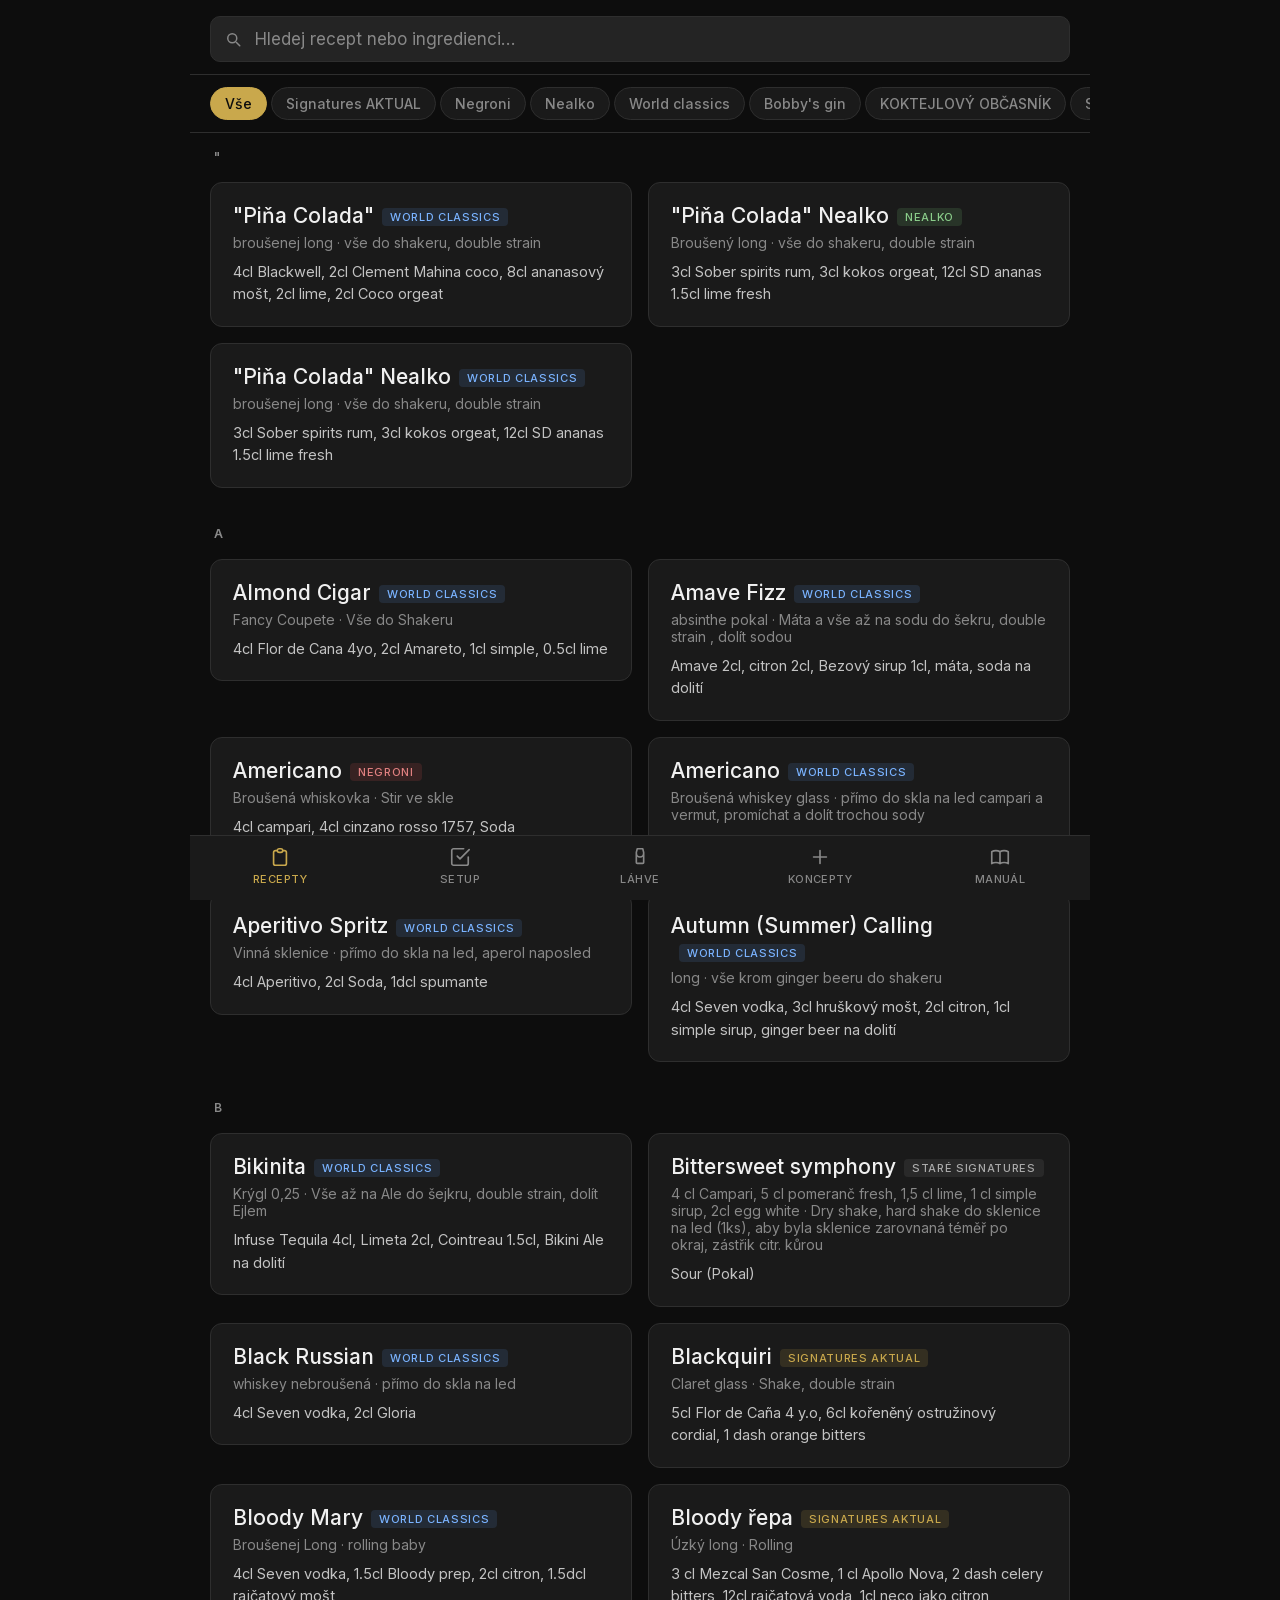
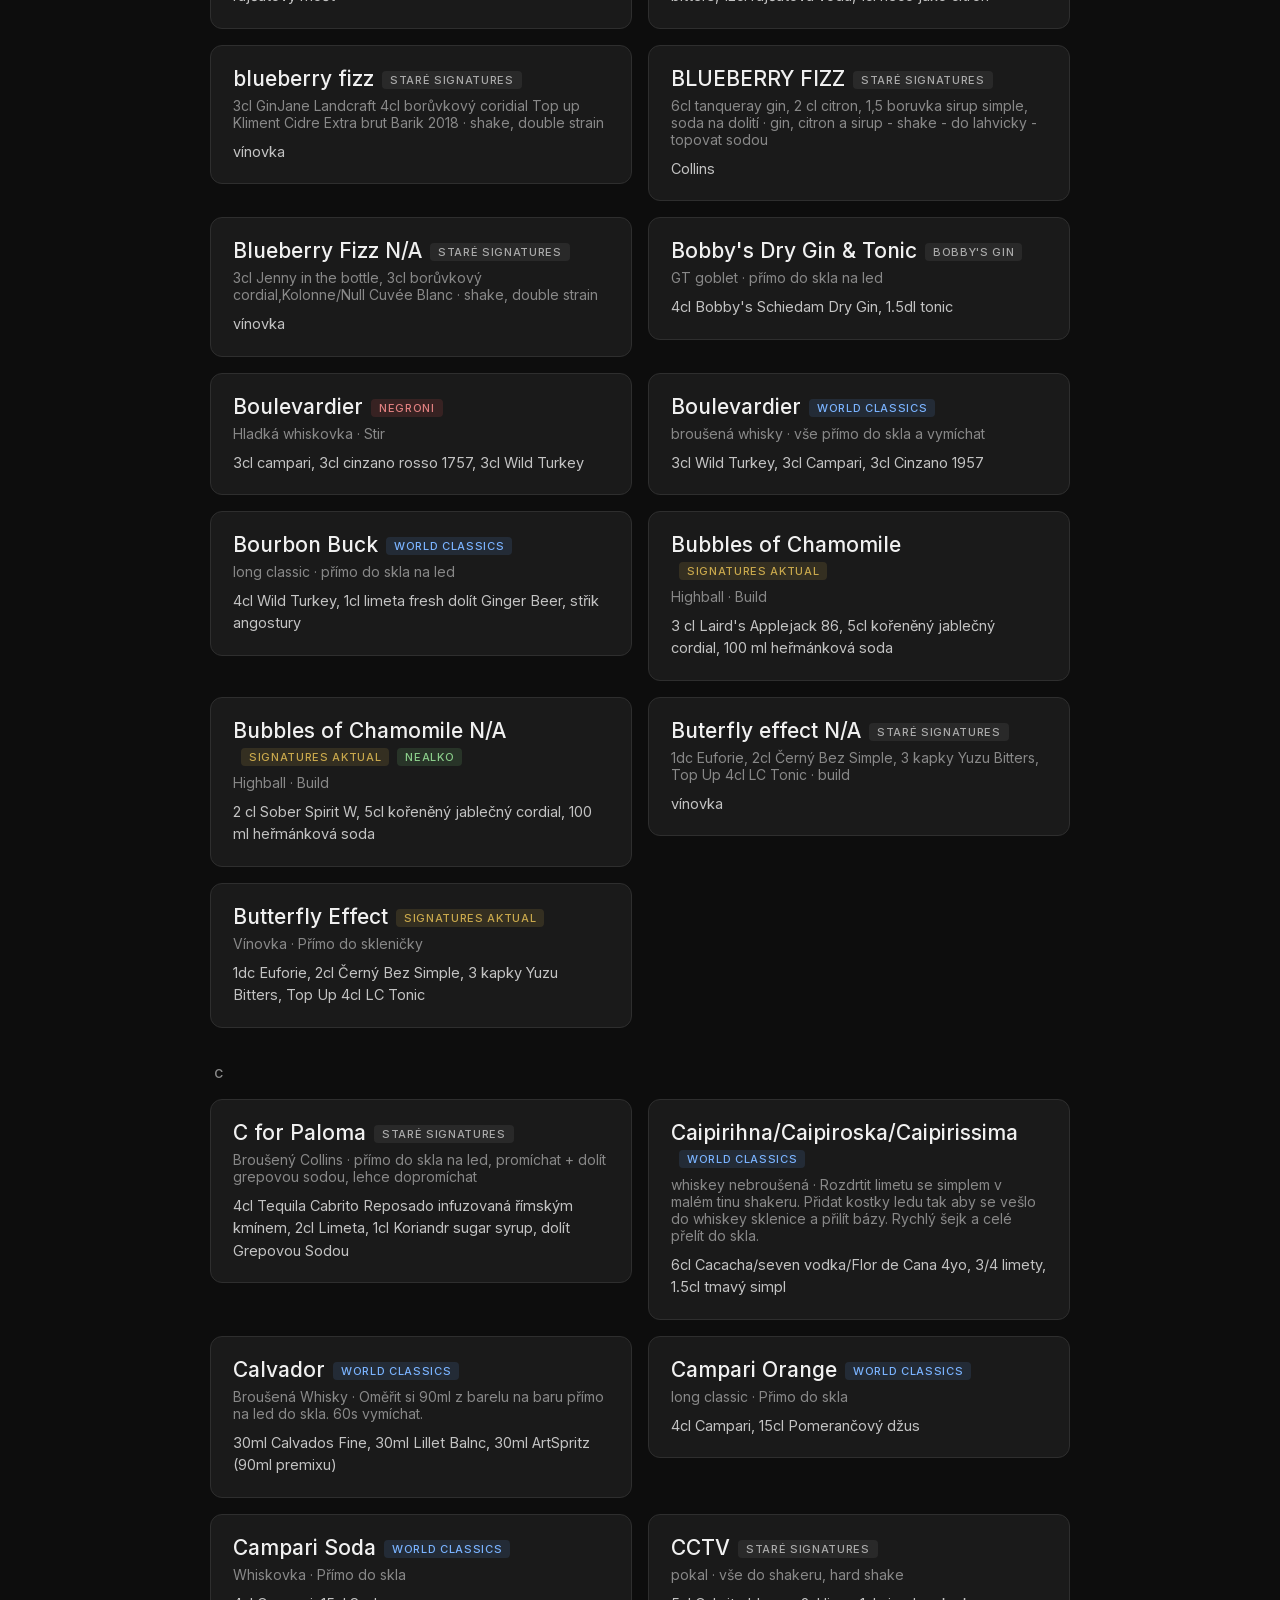
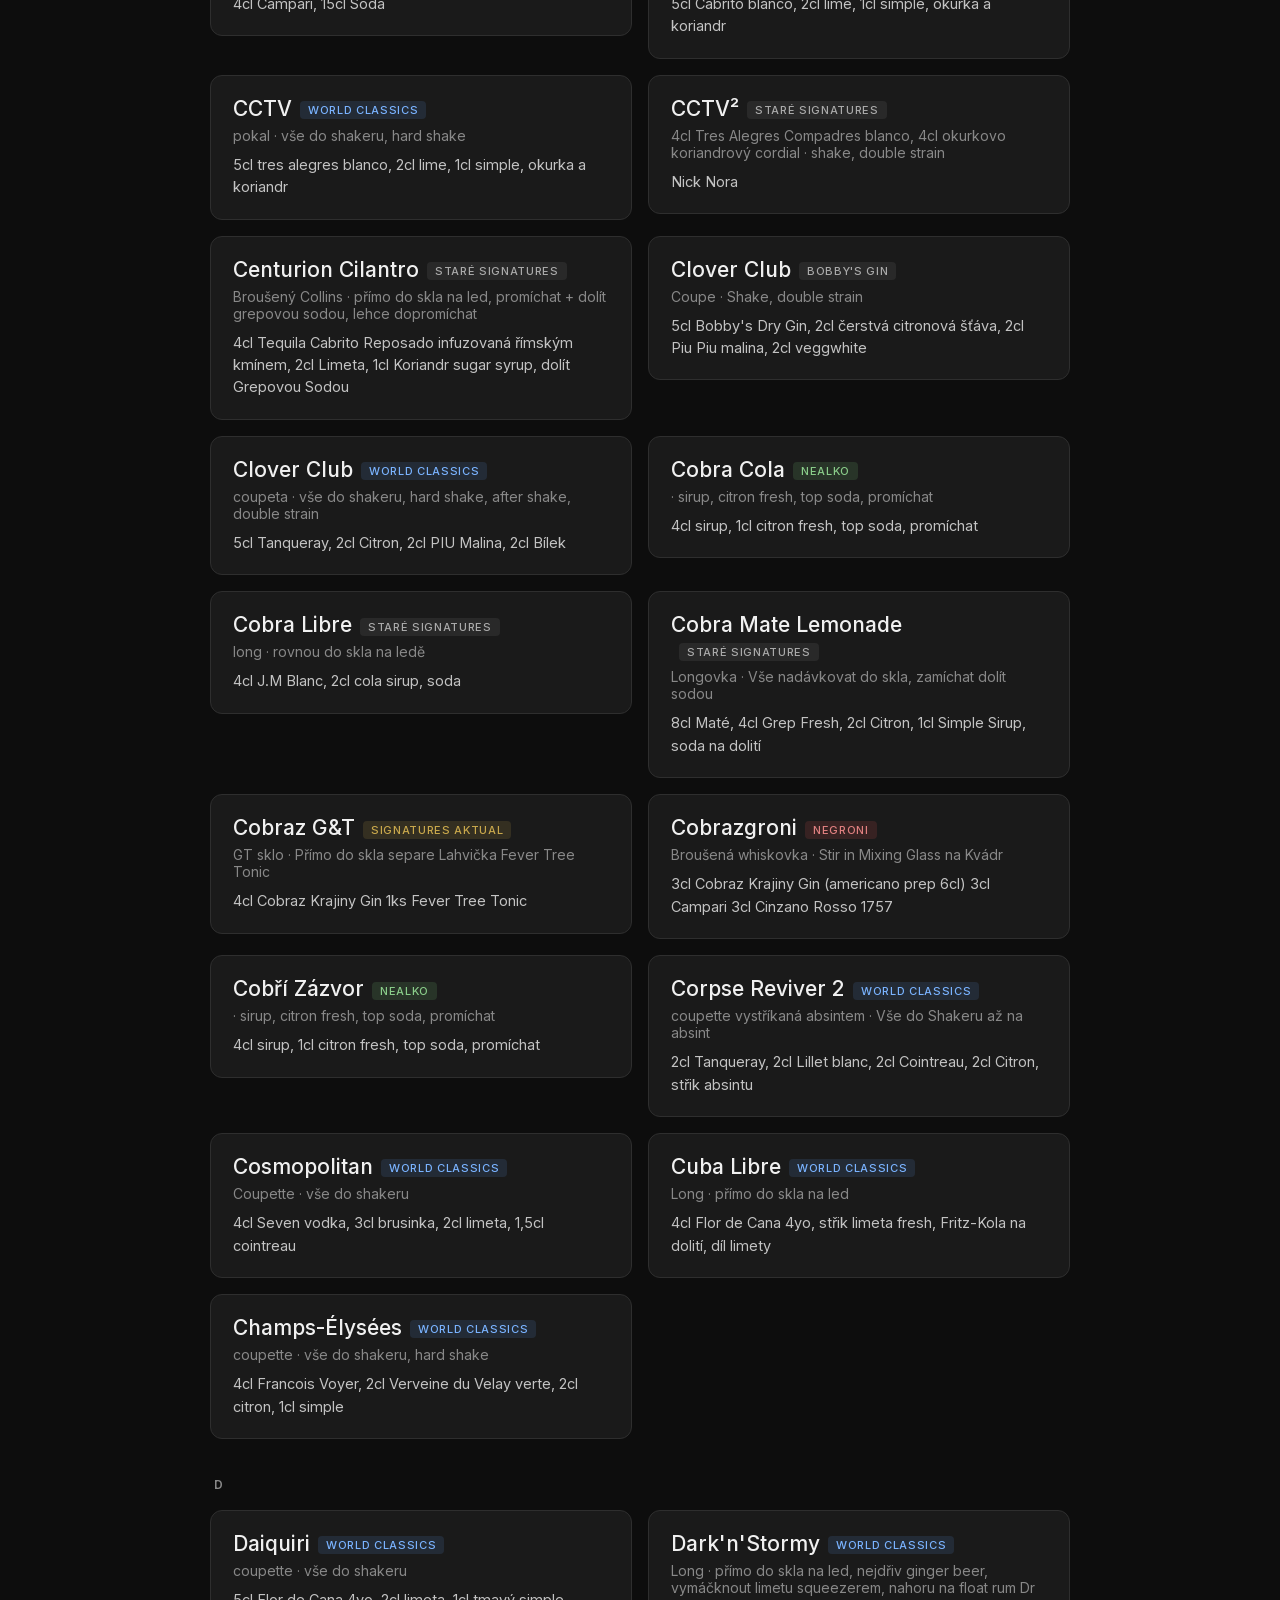
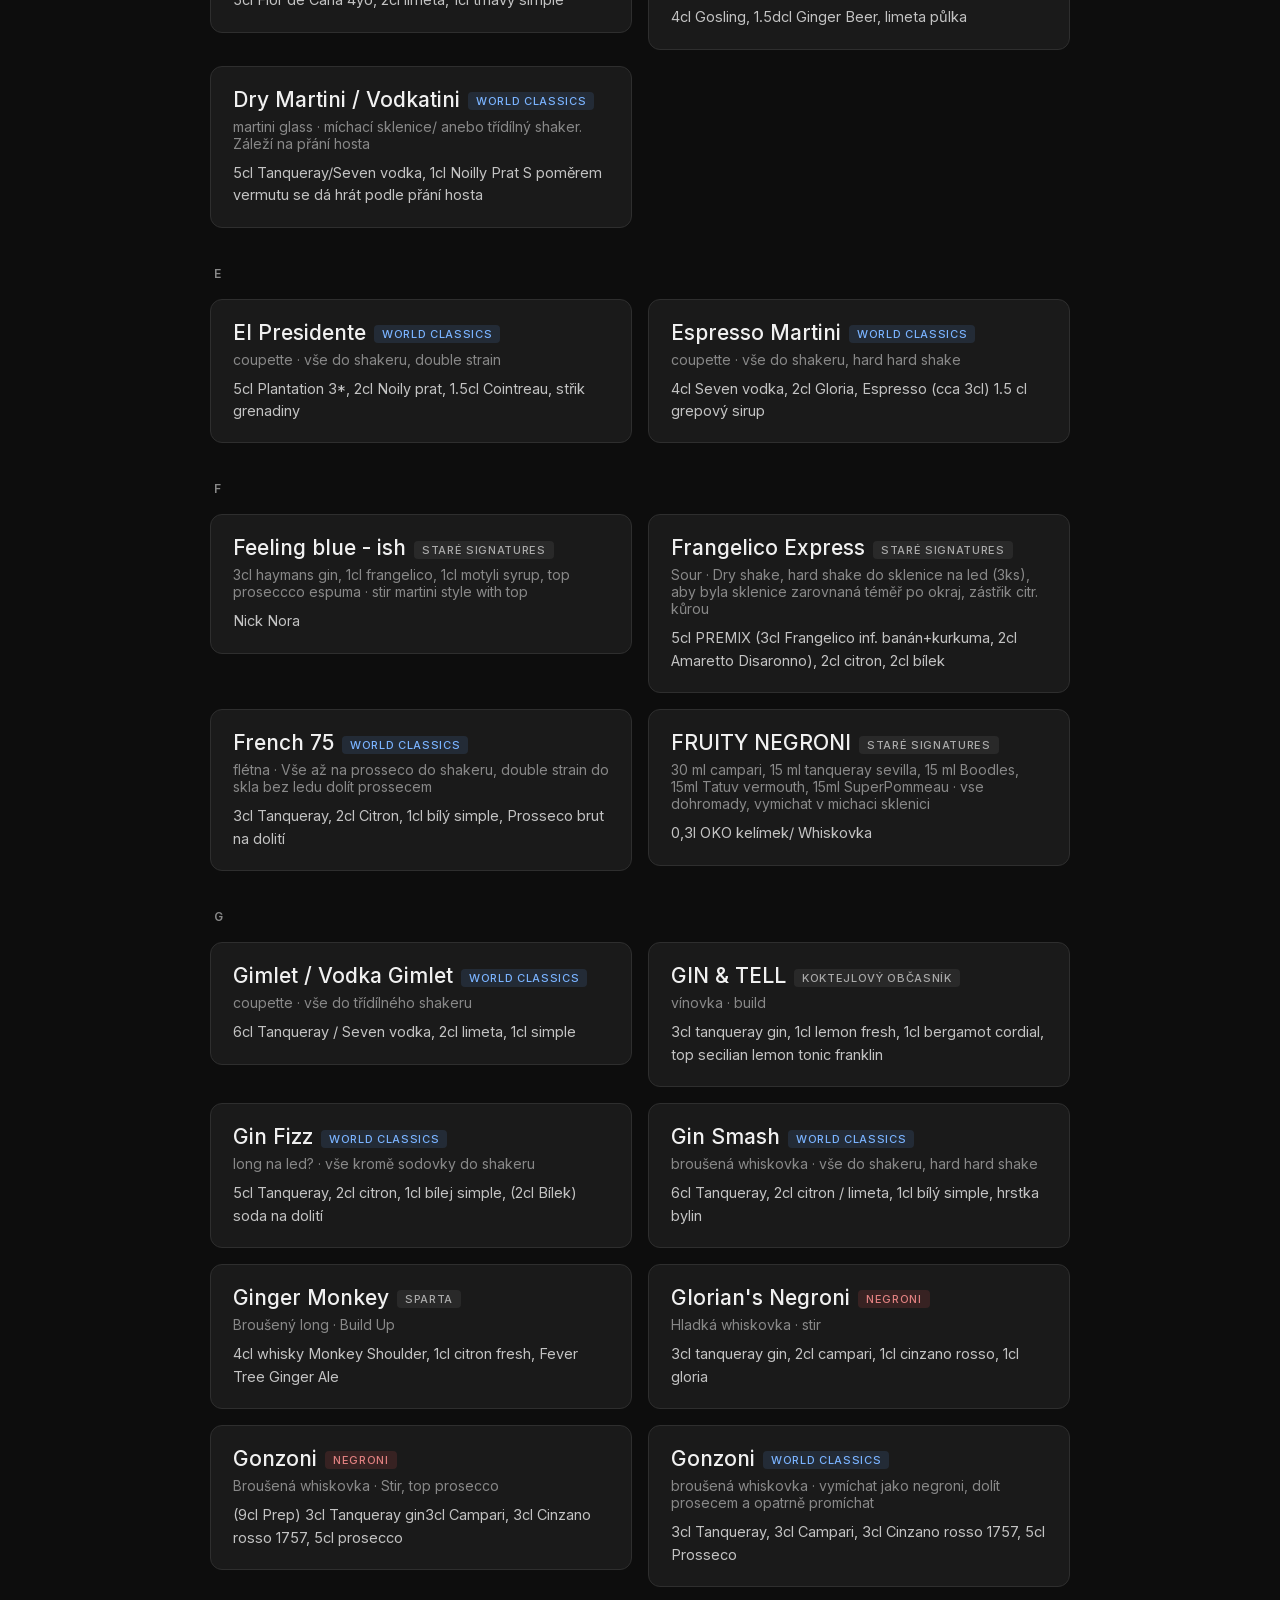
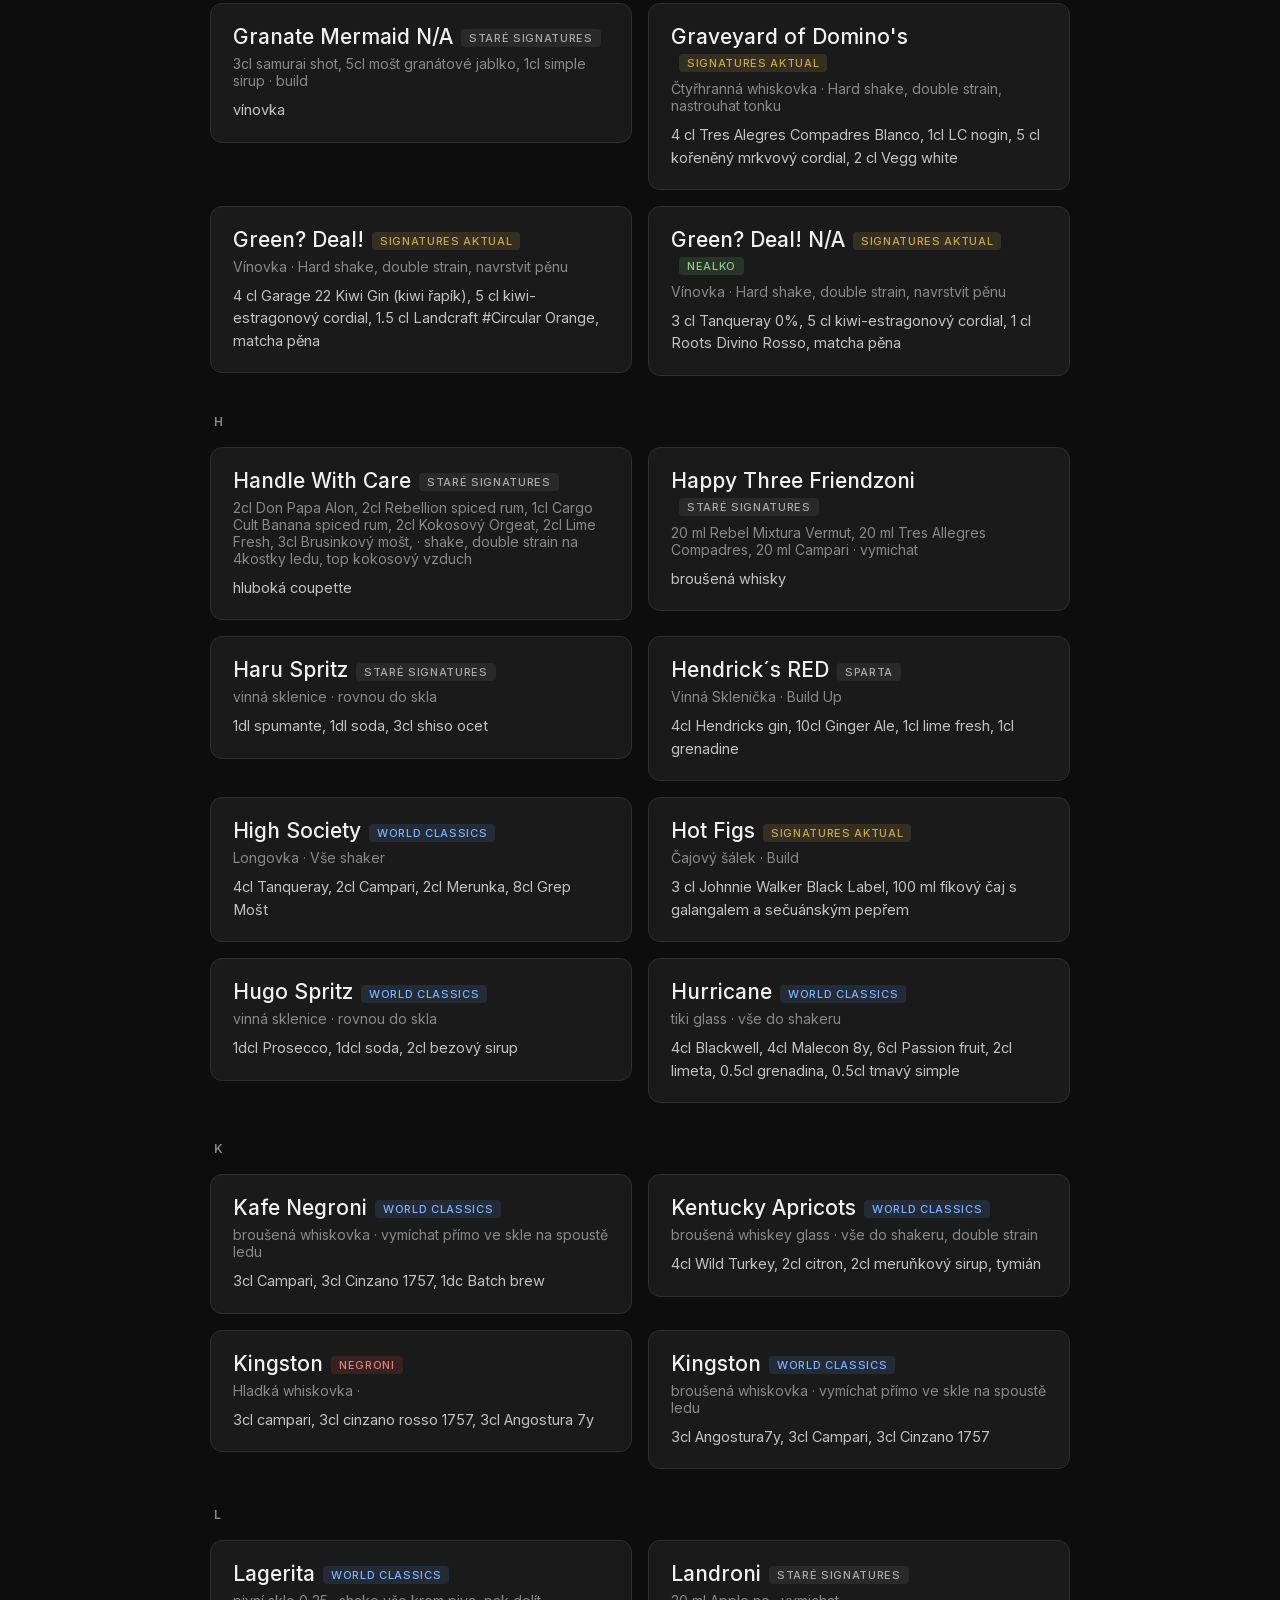
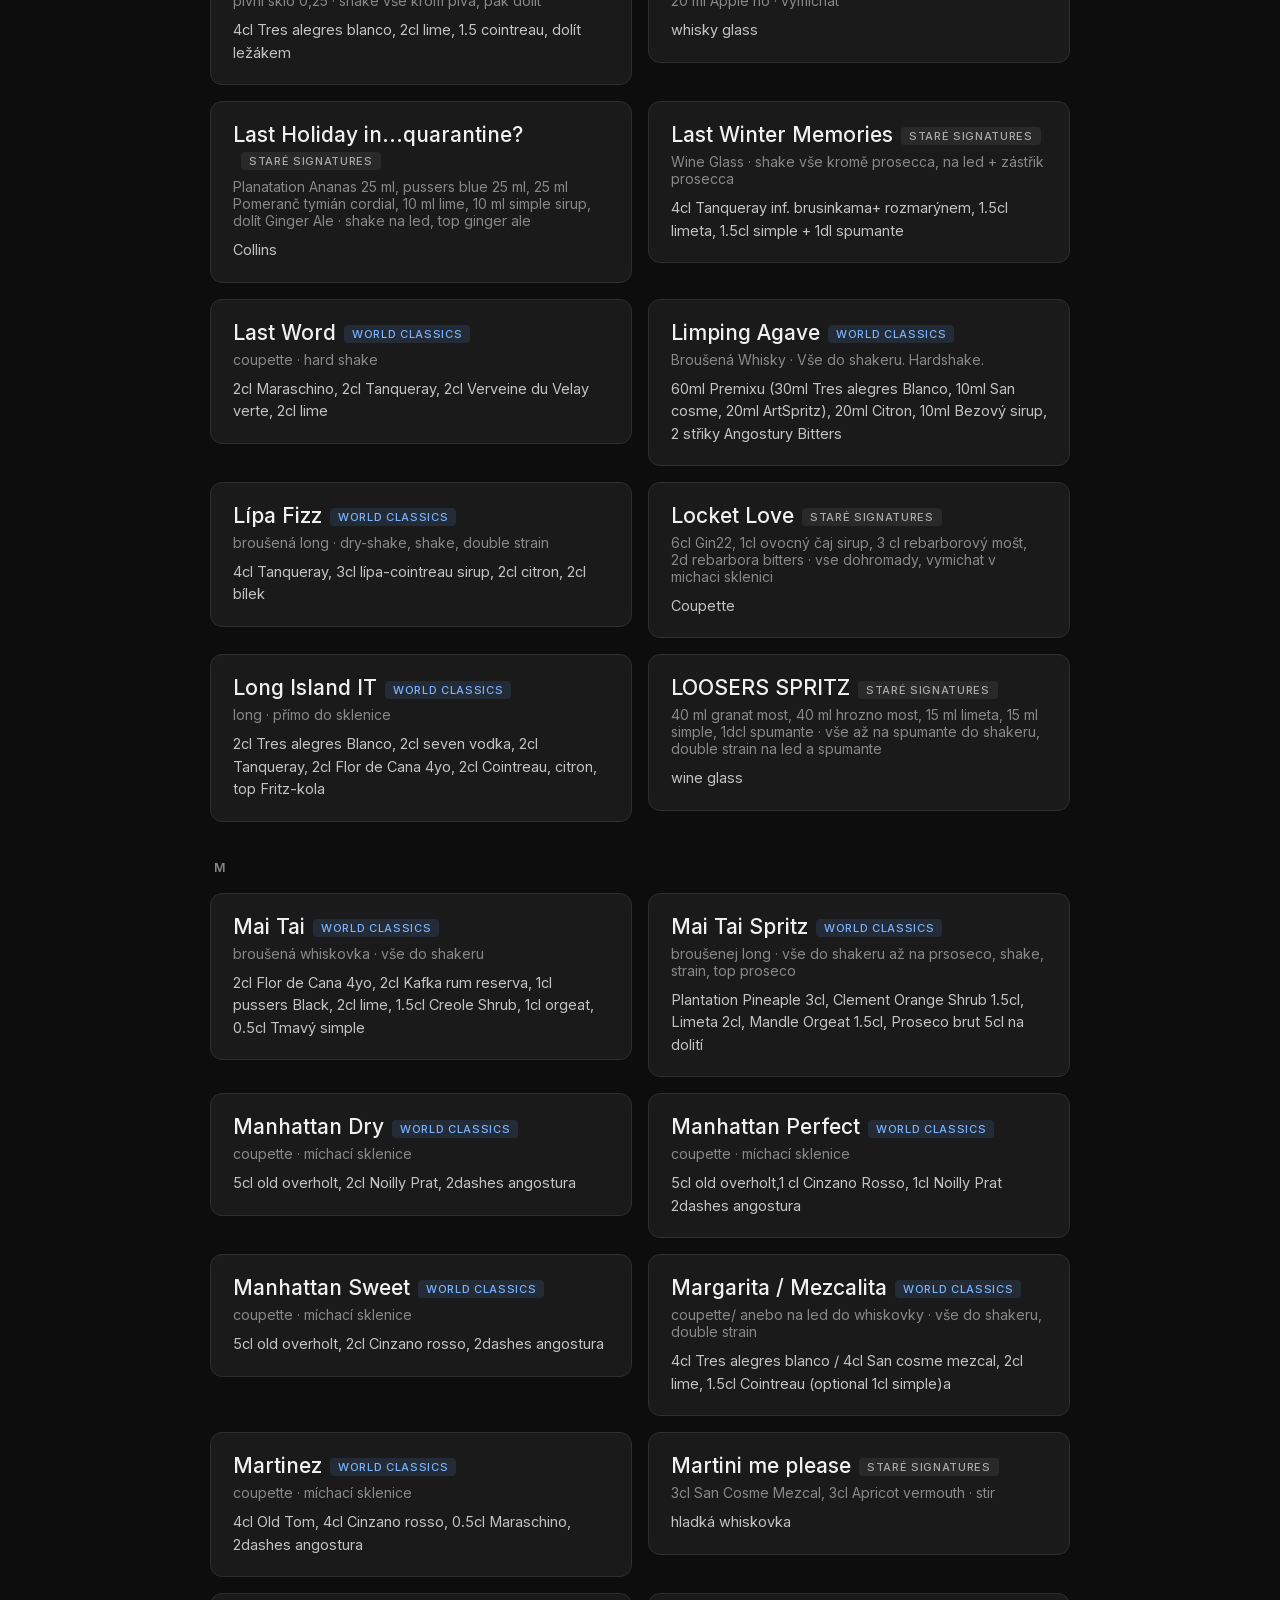
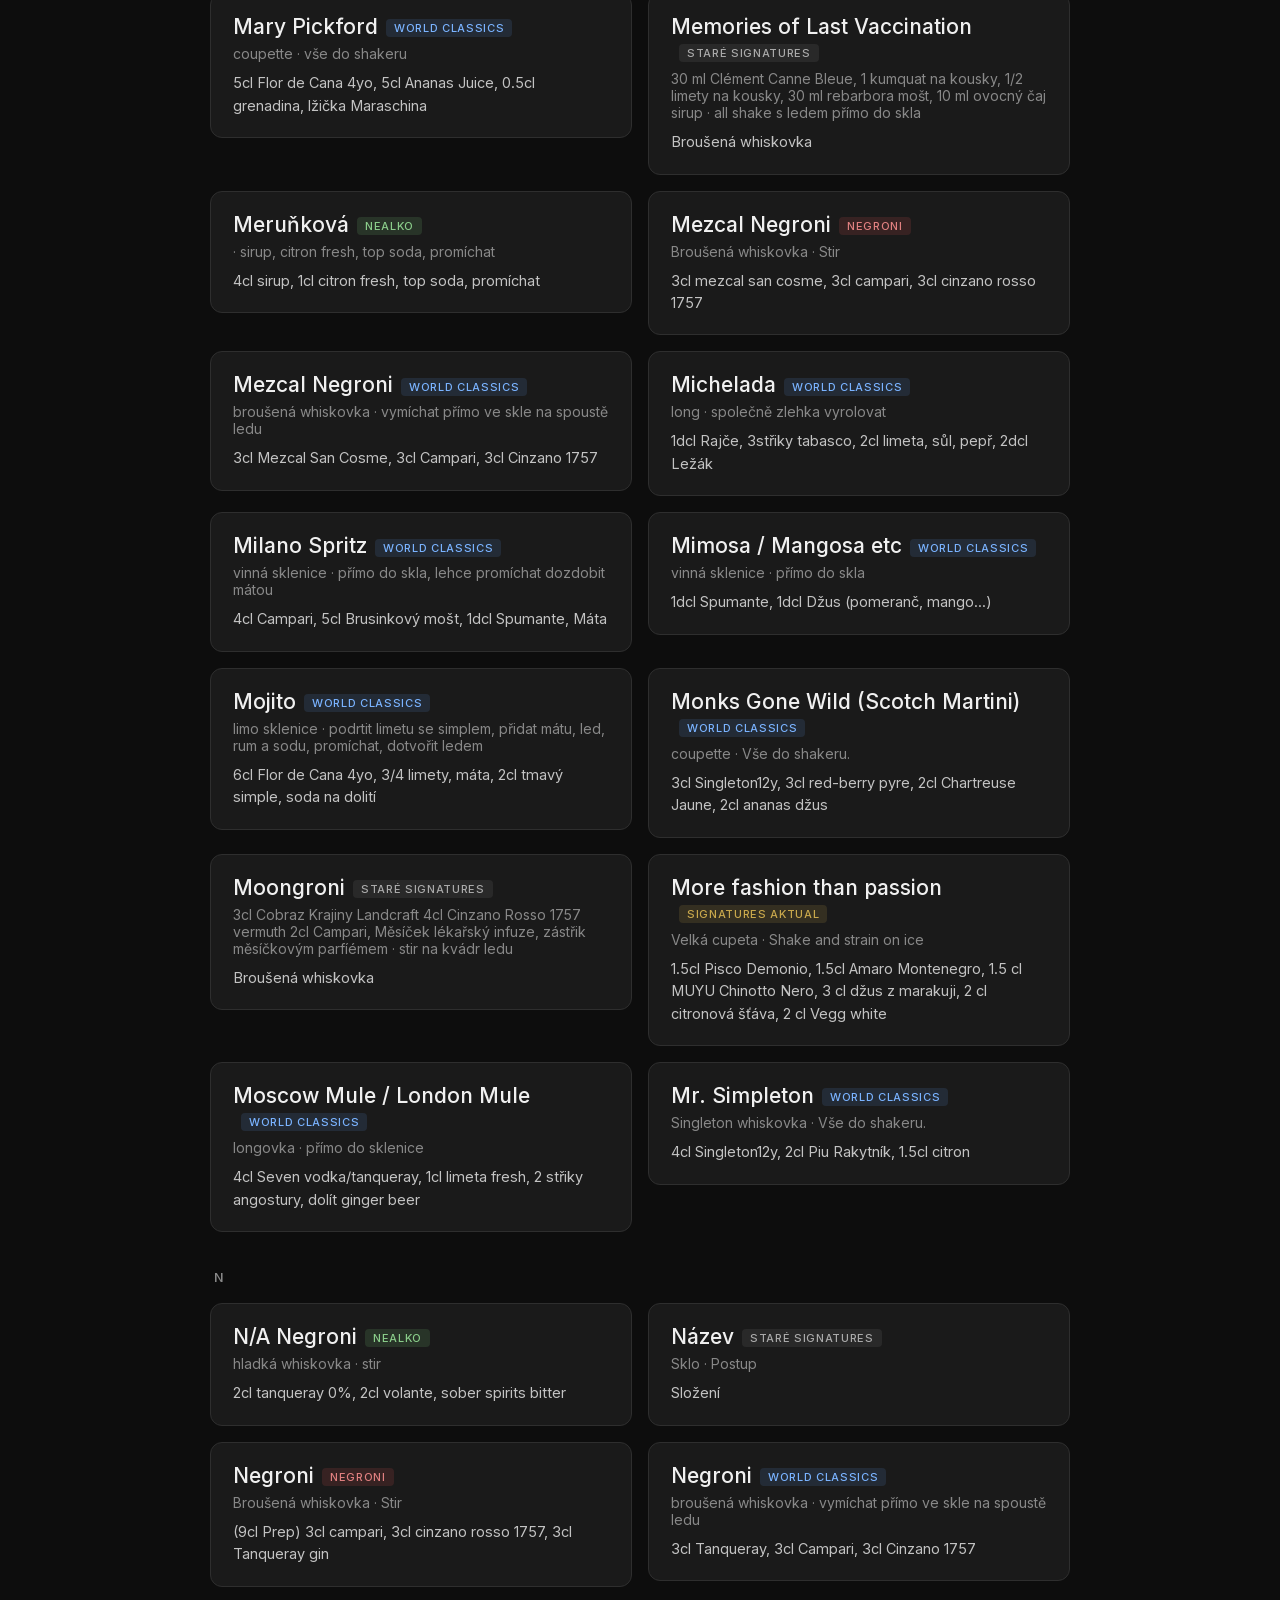
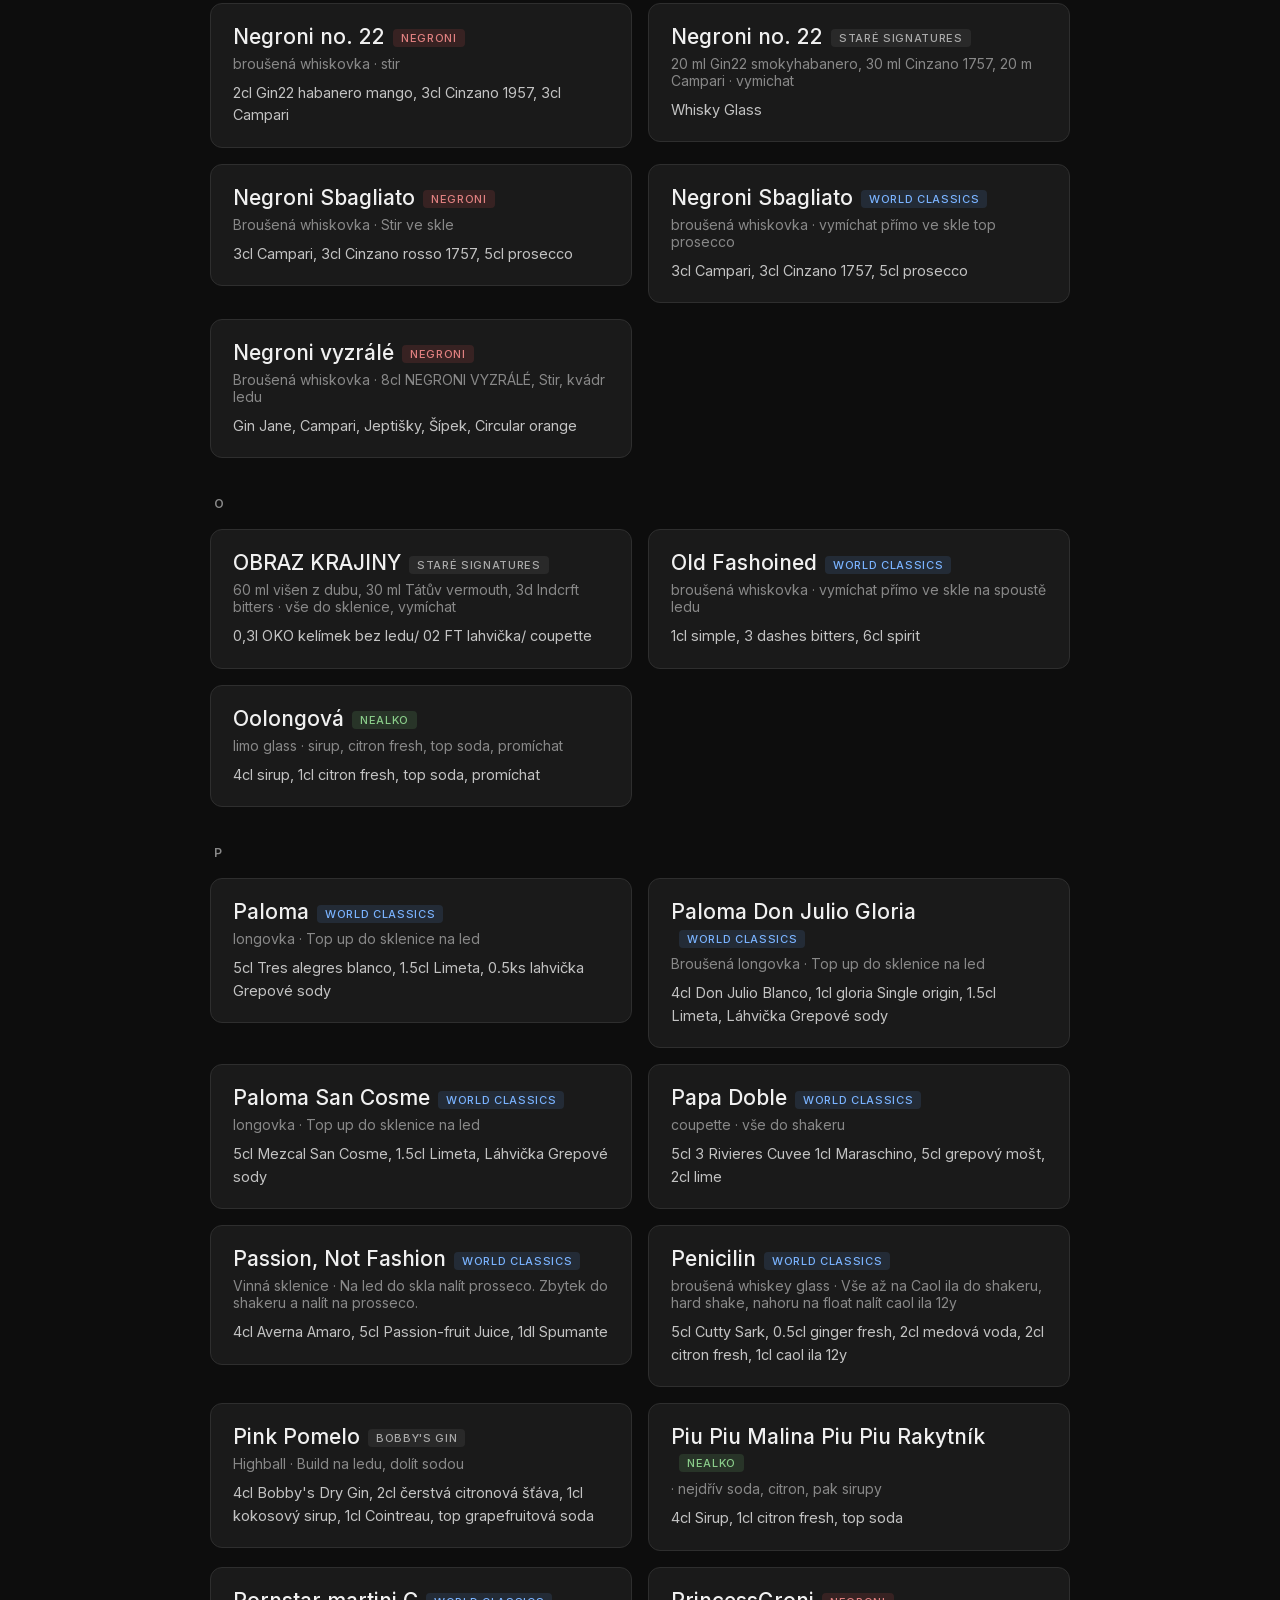
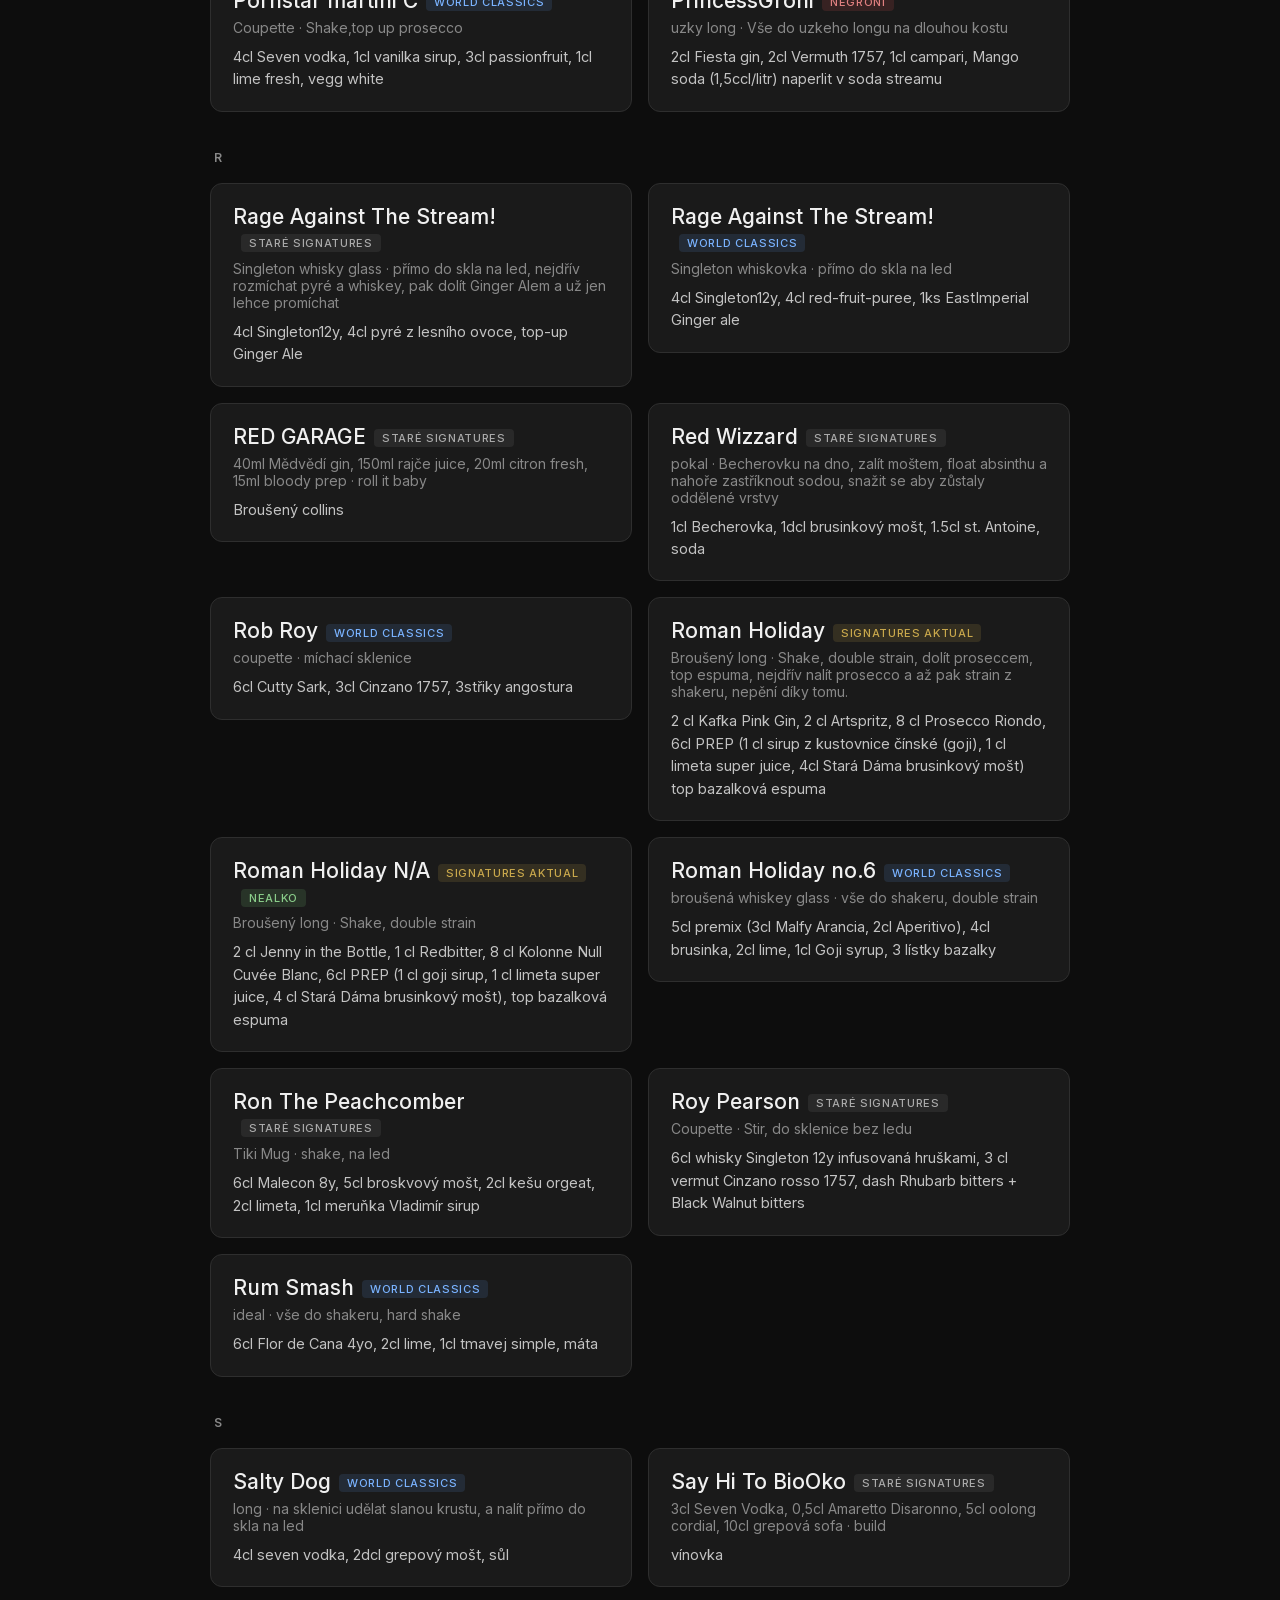
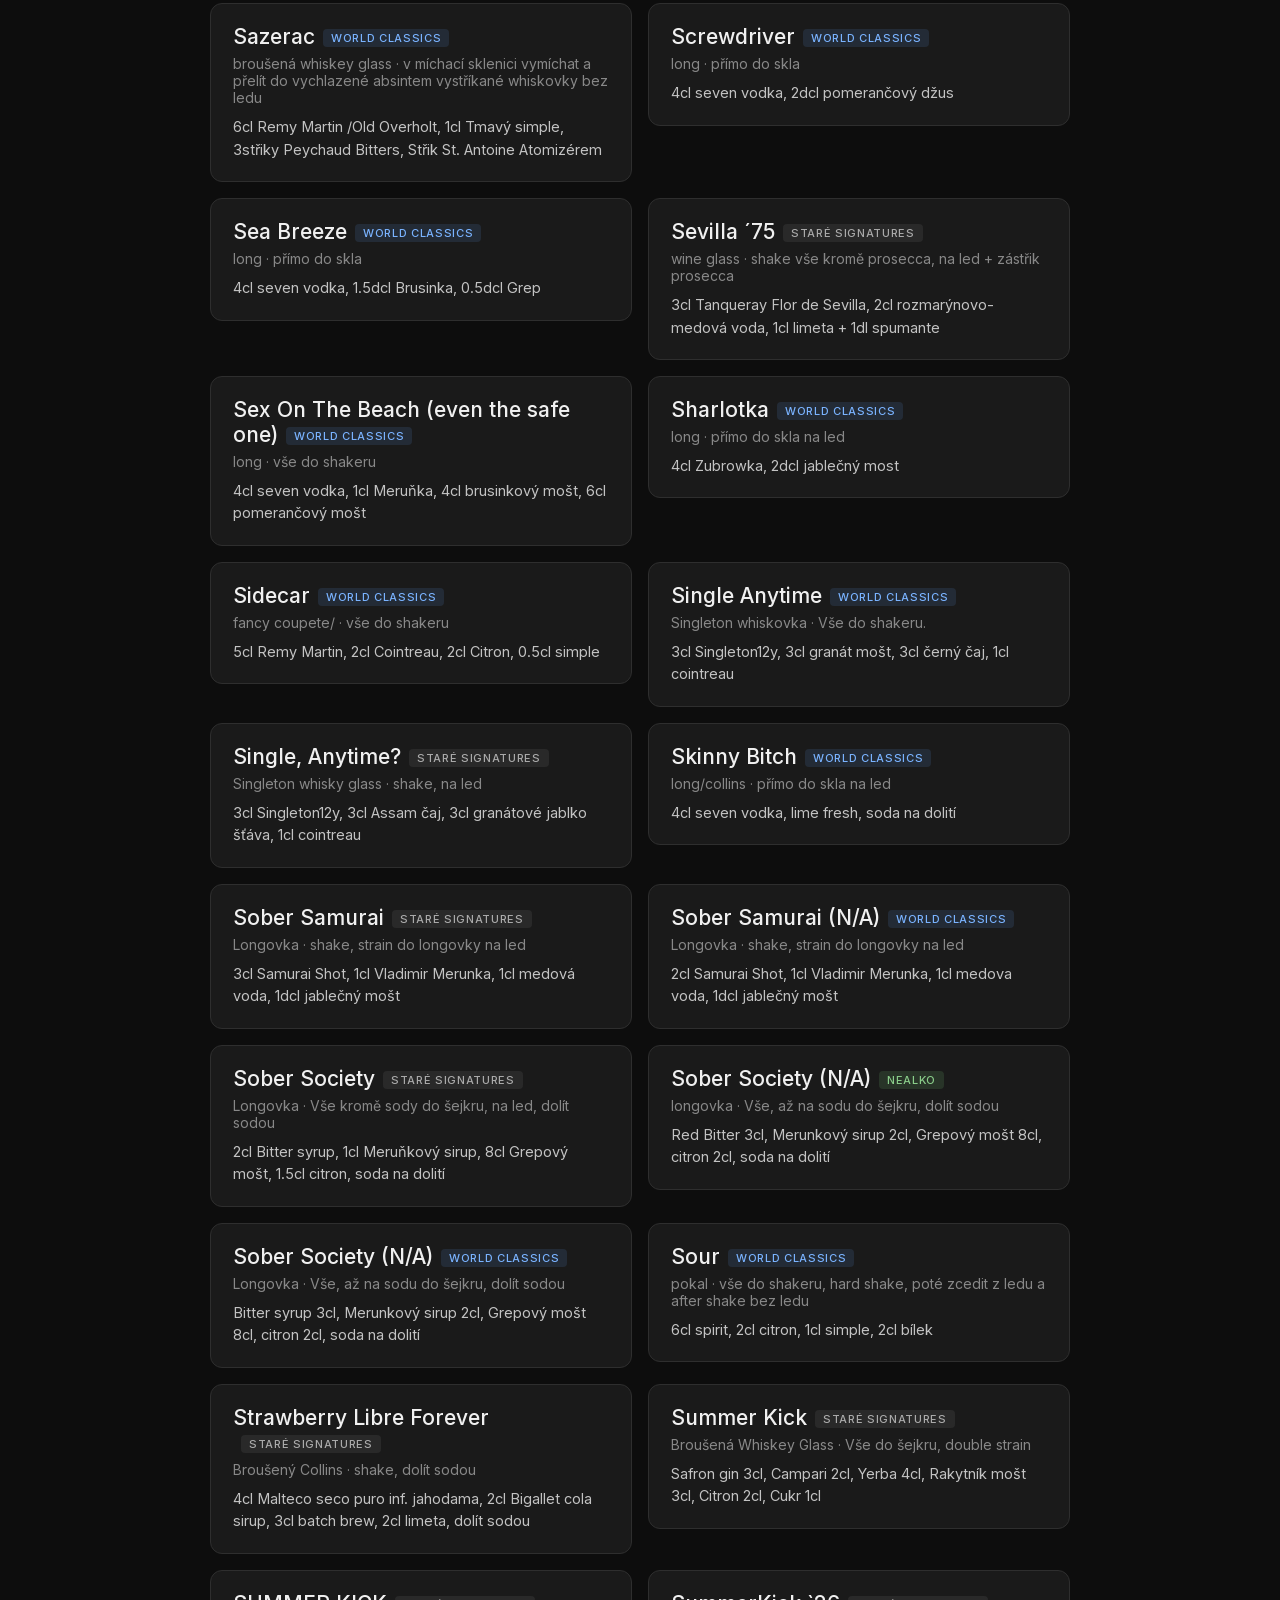
<file: index.html>
<!DOCTYPE html>
<html lang="cs">
<head>
  <meta charset="UTF-8">
  <meta name="viewport" content="width=device-width, initial-scale=1, viewport-fit=cover">
  <title>Cobra Kuchařka</title>
  <link rel="manifest" href="manifest.json">
  <meta name="theme-color" content="#0d0d0d">
  <meta name="apple-mobile-web-app-capable" content="yes">
  <meta name="apple-mobile-web-app-status-bar-style" content="black-translucent">
  <meta name="apple-mobile-web-app-title" content="Kuchařka">
  <link rel="icon" type="image/png" sizes="32x32" href="icons/favicon-32.png">
  <link rel="icon" type="image/png" sizes="16x16" href="icons/favicon-16.png">
  <link rel="apple-touch-icon" href="icons/apple-touch-icon.png">
  <link rel="stylesheet" href="style.css">
</head>
<body>

  <header class="app-header">
    <div class="search-wrap">
      <svg width="18" height="18" fill="none" viewBox="0 0 24 24" stroke="currentColor">
        <path stroke-linecap="round" stroke-linejoin="round" stroke-width="2" d="M21 21l-4.35-4.35M17 11A6 6 0 1 1 5 11a6 6 0 0 1 12 0z"/>
      </svg>
      <input id="search" type="search" placeholder="Hledej recept nebo ingredienci…" autocomplete="off" autocorrect="off" spellcheck="false">
    </div>
  </header>

  <nav class="tabs" id="tabs"></nav>

  <main>
    <div id="list-view"></div>
    <div id="bottles-view"></div>
    <div id="setup-view"></div>
    <div id="concepts-view"></div>
  </main>

  <nav class="bottom-nav">
    <button class="nav-btn active" data-view="recipes" onclick="showView('recipes')">
      <svg width="22" height="22" fill="none" viewBox="0 0 24 24" stroke="currentColor">
        <path stroke-linecap="round" stroke-linejoin="round" stroke-width="1.8" d="M9 5H7a2 2 0 00-2 2v12a2 2 0 002 2h10a2 2 0 002-2V7a2 2 0 00-2-2h-2M9 5a2 2 0 002 2h2a2 2 0 002-2M9 5a2 2 0 012-2h2a2 2 0 012 2"/>
      </svg>
      Recepty
    </button>
    <button class="nav-btn" data-view="setup" onclick="showView('setup')">
      <svg width="22" height="22" fill="none" viewBox="0 0 24 24" stroke="currentColor">
        <path stroke-linecap="round" stroke-linejoin="round" stroke-width="1.8" d="M9 11l3 3L22 4M21 12v7a2 2 0 01-2 2H5a2 2 0 01-2-2V5a2 2 0 012-2h11"/>
      </svg>
      Setup
    </button>
    <button class="nav-btn" data-view="bottles" onclick="showView('bottles')">
      <svg width="22" height="22" fill="none" viewBox="0 0 24 24" stroke="currentColor">
        <path stroke-linecap="round" stroke-linejoin="round" stroke-width="1.8" d="M9 3h6l1 4v1a4 4 0 01-8 0V7l1-4zM8 8v10a1 1 0 001 1h6a1 1 0 001-1V8"/>
      </svg>
      Láhve
    </button>
    <button class="nav-btn" data-view="koncepty" onclick="showView('koncepty')">
      <svg width="22" height="22" fill="none" viewBox="0 0 24 24" stroke="currentColor">
        <path stroke-linecap="round" stroke-linejoin="round" stroke-width="1.8" d="M12 5v14m-7-7h14"/>
      </svg>
      Koncepty
    </button>
    <a class="nav-btn" href="manual.html">
      <svg width="22" height="22" fill="none" viewBox="0 0 24 24" stroke="currentColor">
        <path stroke-linecap="round" stroke-linejoin="round" stroke-width="1.8" d="M12 6.25v13M12 6.25C10.83 5.48 9.25 5 7.5 5S4.17 5.48 3 6.25v13C4.17 18.48 5.75 18 7.5 18s3.33.48 4.5 1.25m0-13C13.17 5.48 14.75 5 16.5 5s3.33.48 4.5 1.25v13C19.83 18.48 18.25 18 16.5 18s-3.33.48-4.5 1.25"/>
      </svg>
      Manuál
    </a>
  </nav>

  <script src="app.js"></script>
</body>
</html>
</file>
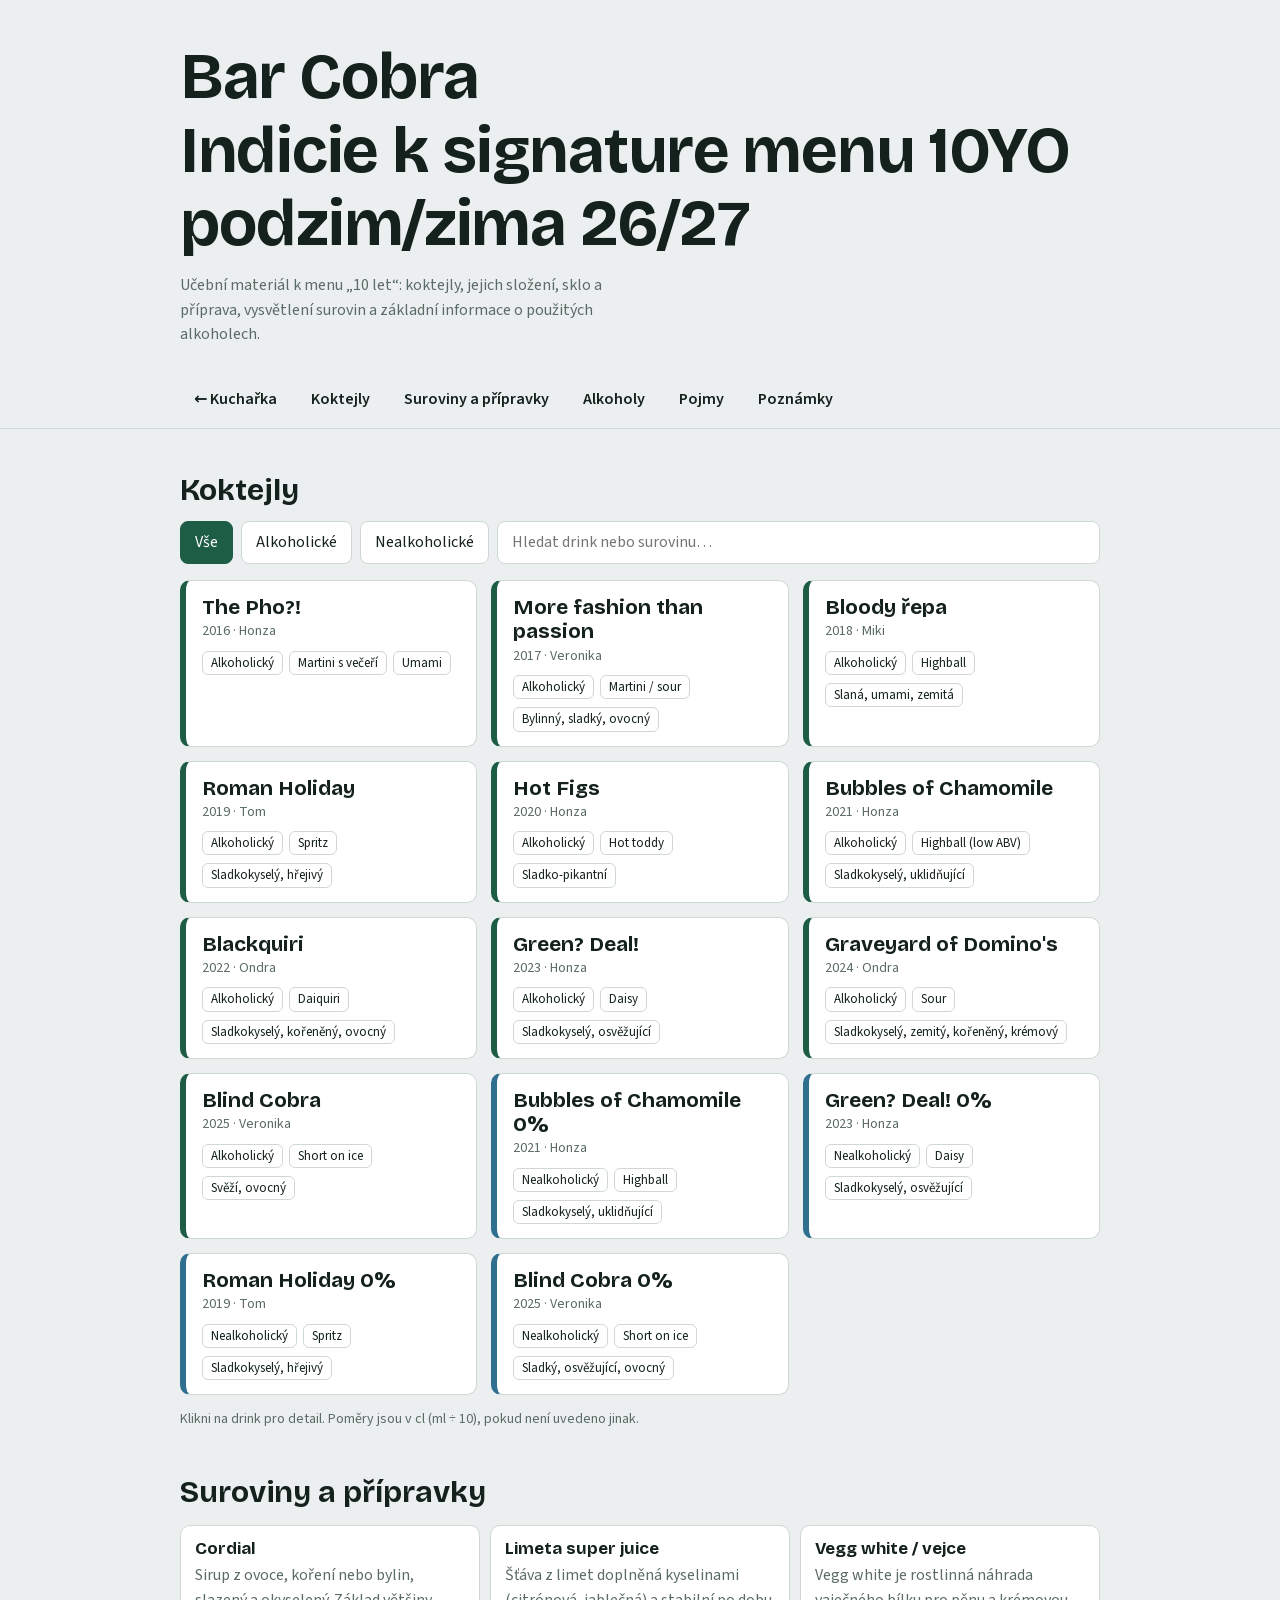
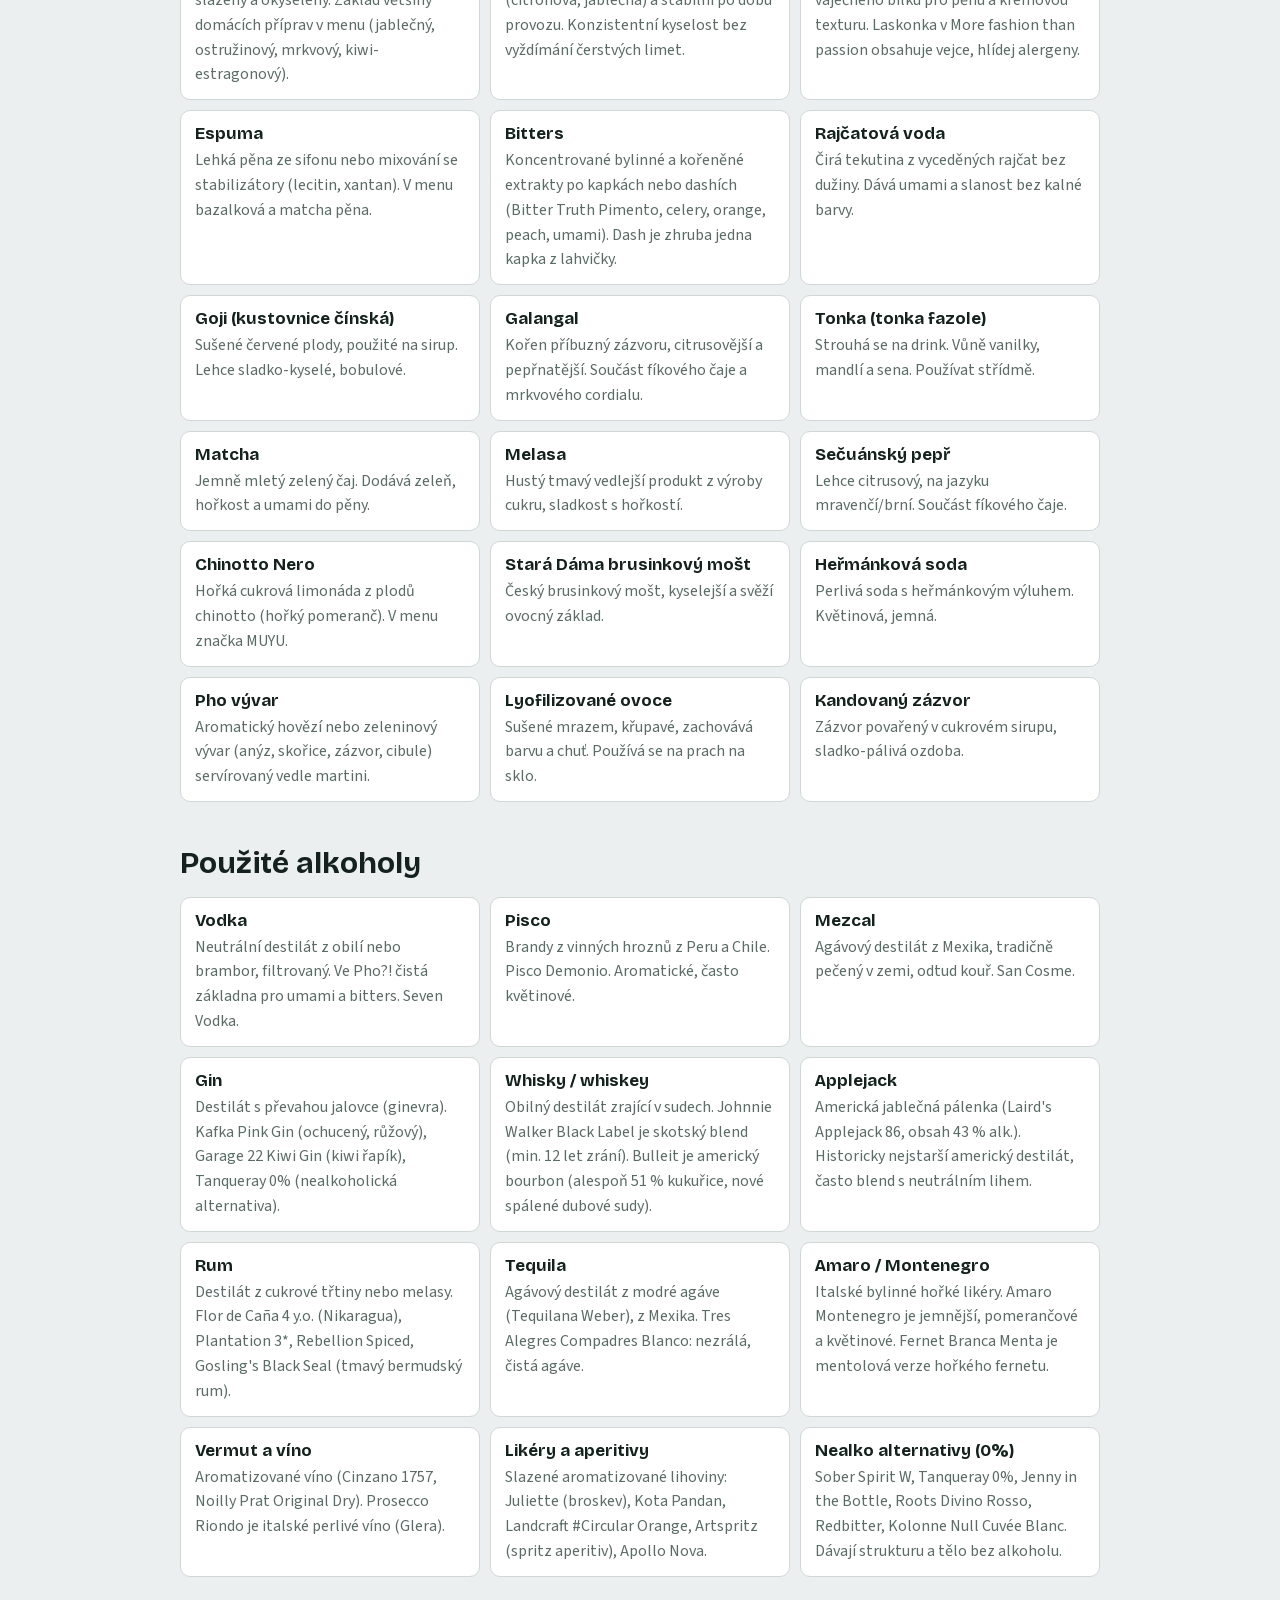
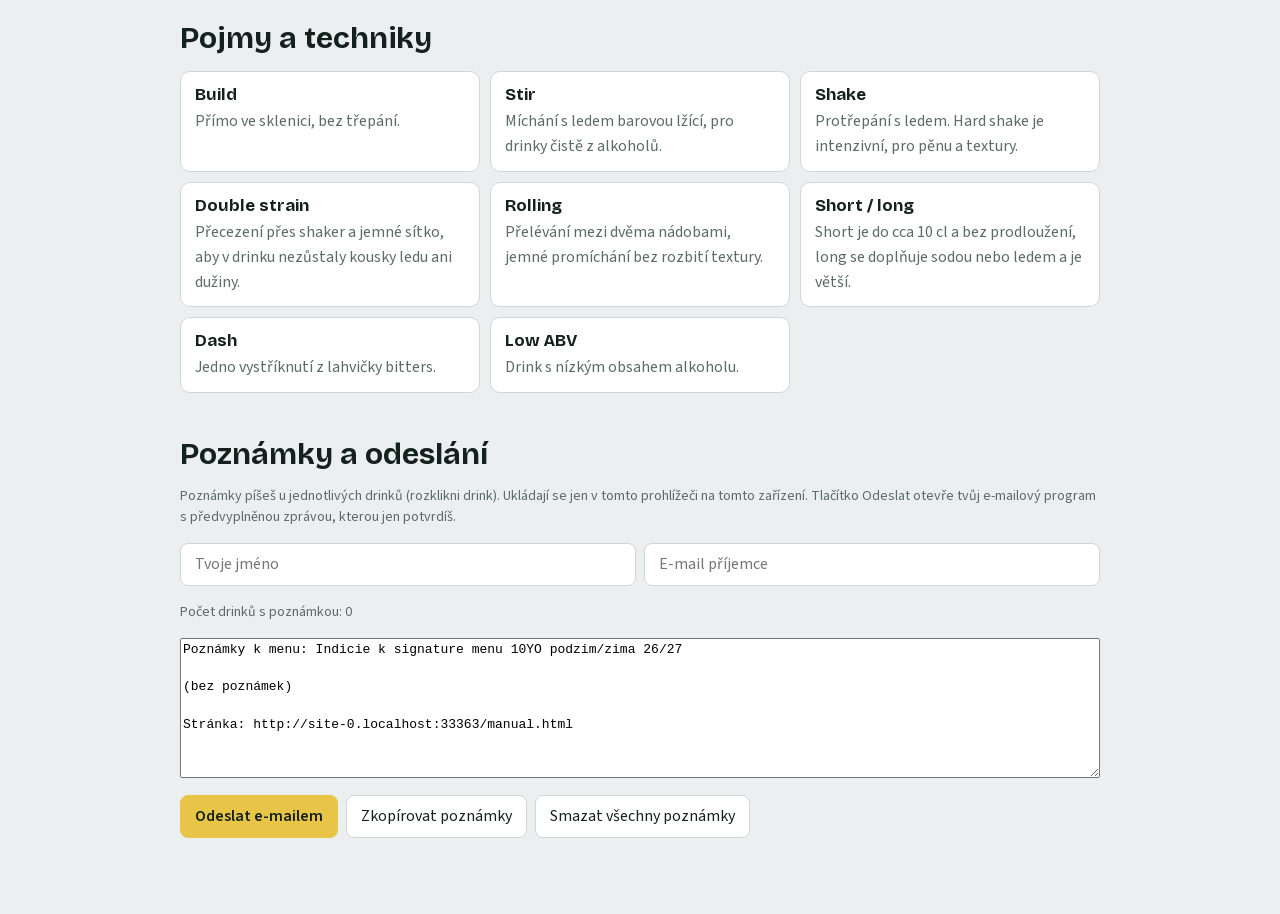
<file: manual.html>
<!DOCTYPE html>
<html lang="cs"><head><meta charset="utf-8">
<meta name="viewport" content="width=device-width, initial-scale=1, viewport-fit=cover">
<title>Indicie k signature menu 10YO podzim/zima 26/27</title>
<style>
/* fonty (self-hosted, Bricolage Grotesque + Source Sans 3, OFL licence) */
@font-face{font-family:'Bricolage Grotesque';font-style:normal;font-weight:500;font-display:swap;src:url('fonts/bricolage-grotesque-500-latin.woff2') format('woff2');unicode-range:U+0000-00FF,U+0131,U+0152-0153,U+02BB-02BC,U+02C6,U+02DA,U+02DC,U+0304,U+0308,U+0329,U+2000-206F,U+20AC,U+2122,U+2191,U+2193,U+2212,U+2215,U+FEFF,U+FFFD}
@font-face{font-family:'Bricolage Grotesque';font-style:normal;font-weight:500;font-display:swap;src:url('fonts/bricolage-grotesque-500-latin-ext.woff2') format('woff2');unicode-range:U+0100-02BA,U+02BD-02C5,U+02C7-02CC,U+02CE-02D7,U+02DD-02FF,U+0304,U+0308,U+0329,U+1D00-1DBF,U+1E00-1E9F,U+1EF2-1EFF,U+2020,U+20A0-20AB,U+20AD-20C4,U+2113,U+2C60-2C7F,U+A720-A7FF}
@font-face{font-family:'Bricolage Grotesque';font-style:normal;font-weight:700;font-display:swap;src:url('fonts/bricolage-grotesque-700-latin.woff2') format('woff2');unicode-range:U+0000-00FF,U+0131,U+0152-0153,U+02BB-02BC,U+02C6,U+02DA,U+02DC,U+0304,U+0308,U+0329,U+2000-206F,U+20AC,U+2122,U+2191,U+2193,U+2212,U+2215,U+FEFF,U+FFFD}
@font-face{font-family:'Bricolage Grotesque';font-style:normal;font-weight:700;font-display:swap;src:url('fonts/bricolage-grotesque-700-latin-ext.woff2') format('woff2');unicode-range:U+0100-02BA,U+02BD-02C5,U+02C7-02CC,U+02CE-02D7,U+02DD-02FF,U+0304,U+0308,U+0329,U+1D00-1DBF,U+1E00-1E9F,U+1EF2-1EFF,U+2020,U+20A0-20AB,U+20AD-20C4,U+2113,U+2C60-2C7F,U+A720-A7FF}
@font-face{font-family:'Source Sans 3';font-style:normal;font-weight:400;font-display:swap;src:url('fonts/source-sans-3-400-latin.woff2') format('woff2');unicode-range:U+0000-00FF,U+0131,U+0152-0153,U+02BB-02BC,U+02C6,U+02DA,U+02DC,U+0304,U+0308,U+0329,U+2000-206F,U+20AC,U+2122,U+2191,U+2193,U+2212,U+2215,U+FEFF,U+FFFD}
@font-face{font-family:'Source Sans 3';font-style:normal;font-weight:400;font-display:swap;src:url('fonts/source-sans-3-400-latin-ext.woff2') format('woff2');unicode-range:U+0100-02BA,U+02BD-02C5,U+02C7-02CC,U+02CE-02D7,U+02DD-02FF,U+0304,U+0308,U+0329,U+1D00-1DBF,U+1E00-1E9F,U+1EF2-1EFF,U+2020,U+20A0-20AB,U+20AD-20C4,U+2113,U+2C60-2C7F,U+A720-A7FF}
@font-face{font-family:'Source Sans 3';font-style:normal;font-weight:600;font-display:swap;src:url('fonts/source-sans-3-600-latin.woff2') format('woff2');unicode-range:U+0000-00FF,U+0131,U+0152-0153,U+02BB-02BC,U+02C6,U+02DA,U+02DC,U+0304,U+0308,U+0329,U+2000-206F,U+20AC,U+2122,U+2191,U+2193,U+2212,U+2215,U+FEFF,U+FFFD}
@font-face{font-family:'Source Sans 3';font-style:normal;font-weight:600;font-display:swap;src:url('fonts/source-sans-3-600-latin-ext.woff2') format('woff2');unicode-range:U+0100-02BA,U+02BD-02C5,U+02C7-02CC,U+02CE-02D7,U+02DD-02FF,U+0304,U+0308,U+0329,U+1D00-1DBF,U+1E00-1E9F,U+1EF2-1EFF,U+2020,U+20A0-20AB,U+20AD-20C4,U+2113,U+2C60-2C7F,U+A720-A7FF}
:root{--bg:#eceff0;--fg:#14211d;--mut:#5b6b66;--card:#fff;--line:#cfd8d5;--g:#1d5c45;--y:#e8c547;--na:#2f6f8f;box-sizing:border-box;padding-top:env(safe-area-inset-top,0px);padding-bottom:env(safe-area-inset-bottom,0px)}
@media(prefers-color-scheme:dark){:root:not([data-theme="light"]){--bg:#0f1815;--fg:#e6eeeb;--mut:#93a49e;--card:#17231f;--line:#2a3b35;--g:#5fc19b;--na:#7fc0e0}}
:root[data-theme="dark"]{--bg:#0f1815;--fg:#e6eeeb;--mut:#93a49e;--card:#17231f;--line:#2a3b35;--g:#5fc19b;--na:#7fc0e0}
*{box-sizing:border-box}html{scroll-padding-top:70px}
body{margin:0;background:var(--bg);color:var(--fg);font:400 16px/1.55 "Source Sans 3",system-ui,sans-serif}
h1,h2,h3{font-family:"Bricolage Grotesque",system-ui,sans-serif;line-height:1.15;margin:0}
header{padding:40px 20px 24px;max-width:960px;margin:auto}
h1{font-size:clamp(34px,7vw,64px);font-weight:700;letter-spacing:-.02em}
header p{max-width:60ch;color:var(--mut);margin:12px 0 0}
nav{position:sticky;top:env(safe-area-inset-top,0px);background:var(--bg);border-bottom:1px solid var(--line);z-index:5}
nav div{max-width:960px;margin:auto;padding:10px 20px;display:flex;gap:6px;overflow-x:auto}
nav a{padding:6px 14px;border-radius:99px;text-decoration:none;color:var(--fg);font-weight:600;white-space:nowrap}
nav a:hover,nav a:focus-visible{background:var(--y);color:#14211d;outline:none}
main{max-width:960px;margin:auto;padding:0 20px 60px}
section{margin-top:44px;scroll-margin-top:64px}h2{font-size:30px;margin-bottom:14px}
.tools{display:flex;gap:8px;flex-wrap:wrap;margin-bottom:16px}
.tools button,.tools input{font:inherit;border:1px solid var(--line);background:var(--card);color:var(--fg);padding:8px 14px;border-radius:8px}
.tools button[aria-pressed=true]{background:var(--g);color:#fff;border-color:var(--g)}
.tools input{flex:1;min-width:180px}
:focus-visible{outline:3px solid var(--y);outline-offset:2px}
.grid{display:grid;grid-template-columns:repeat(auto-fill,minmax(280px,1fr));gap:14px}
details.c{background:var(--card);border:1px solid var(--line);border-left:6px solid var(--g);border-radius:10px;padding:14px 16px}
details.c.na{border-left-color:var(--na)}
details.c[open]{grid-column:1/-1}
summary{cursor:pointer;list-style:none}summary::-webkit-details-marker{display:none}
.c h3{font-size:21px}.meta{color:var(--mut);font-size:14px;margin-top:2px}
.tag{display:inline-block;font-size:13px;border:1px solid var(--line);border-radius:6px;padding:1px 8px;margin:8px 6px 0 0}
.body{margin-top:14px;display:grid;grid-template-columns:repeat(auto-fit,minmax(240px,1fr));gap:16px 28px}
.body h4{margin:0 0 4px;font:700 15px "Bricolage Grotesque",sans-serif}
.body ul{margin:0;padding-left:18px}.body p{margin:0}
dl{display:grid;grid-template-columns:repeat(auto-fill,minmax(300px,1fr));gap:10px}
dl div{background:var(--card);border:1px solid var(--line);border-radius:10px;padding:12px 14px}
dt{font:700 17px "Bricolage Grotesque",sans-serif}dd{margin:4px 0 0;color:var(--mut)}
h3.grp{margin:26px 0 10px;font-size:20px;color:var(--g)}
.ib{font:inherit;text-align:left;background:none;border:0;border-bottom:1px dashed var(--g);color:var(--fg);padding:0;cursor:pointer}.ib[aria-expanded=true]{background:var(--y);color:#14211d;border-radius:4px;padding:0 4px}.info{margin:6px 0 10px;padding:10px 12px;background:var(--bg);border-left:4px solid var(--y);border-radius:6px;font-size:15px}.nt{width:100%;min-height:70px;font:inherit;border:1px solid var(--line);background:var(--bg);color:var(--fg);border-radius:8px;padding:8px;resize:vertical}.tools .pb{background:var(--y);color:#14211d;border-color:var(--y);font-weight:600}#out{width:100%;min-height:140px;font:13px/1.45 monospace}.lead{margin:6px 0 4px;font-style:italic;max-width:70ch}.info b{display:block;font-family:"Bricolage Grotesque",sans-serif}.info i{display:block;margin-top:4px;color:var(--mut);font-style:normal}.note{color:var(--mut);font-size:14px}
</style></head><body>
<header><h1>Bar Cobra<br>Indicie k signature menu 10YO podzim/zima 26/27</h1>
<p>Učební materiál k menu „10 let“: koktejly, jejich složení, sklo a příprava, vysvětlení surovin a základní informace o použitých alkoholech.</p></header>
<nav><div><a href="/">← Kuchařka</a><a href="#koktejly">Koktejly</a><a href="#suroviny">Suroviny a přípravky</a><a href="#alkohol">Alkoholy</a><a href="#pojmy">Pojmy</a><a href="#poznamky">Poznámky</a></div></nav>
<main>
<section id="koktejly"><h2>Koktejly</h2>
<div class="tools" role="group" aria-label="Filtr">
<button data-f="all" aria-pressed="true">Vše</button><button data-f="alk" aria-pressed="false">Alkoholické</button><button data-f="na" aria-pressed="false">Nealkoholické</button>
<input id="q" type="search" placeholder="Hledat drink nebo surovinu…" aria-label="Hledat"></div>
<div class="grid" id="list"></div>
<p class="note">Klikni na drink pro detail. Poměry jsou v cl (ml ÷ 10), pokud není uvedeno jinak.</p></section>

<section id="suroviny"><h2>Suroviny a přípravky</h2><dl id="ing"></dl></section>
<section id="alkohol"><h2>Použité alkoholy</h2><div id="alc"></div></section>
<section id="pojmy"><h2>Pojmy a techniky</h2><dl id="terms"></dl></section>
<section id="poznamky"><h2>Poznámky a odeslání</h2><p class="note">Poznámky píšeš u jednotlivých drinků (rozklikni drink). Ukládají se jen v tomto prohlížeči na tomto zařízení. Tlačítko Odeslat otevře tvůj e-mailový program s předvyplněnou zprávou, kterou jen potvrdíš.</p><div class="tools"><input id="who" placeholder="Tvoje jméno" aria-label="Jméno"><input id="to" type="email" placeholder="E-mail příjemce" aria-label="E-mail příjemce"></div><p id="cnt" class="note"></p><textarea id="out" readonly aria-label="Náhled zprávy"></textarea><div class="tools" style="margin-top:10px"><button class="pb" id="send">Odeslat e-mailem</button><button id="copy">Zkopírovat poznámky</button><button id="clr">Smazat všechny poznámky</button></div><p id="msg" class="note" role="status"></p></section>
</main>
<script>
const D=[
{n:"The Pho?!",y:2016,a:"Honza",alk:1,base:"Vodka",type:"Martini s večeří",glass:"Vysoká Nick'n'Nora + miska na pho",m:"Stir",taste:"Umami",desc:"Martini jako mini večeře. Z původního smashe What the Pho vzniklo martini s vývarem podávaným vedle.",c:["5 cl Seven Vodka","1 cl Bitter Truth Pimento","3 kapky umami bitters","80 ml pho vývar (podává se vedle)"],g:"Smažené rýžové nudle, chilli-lime gel, koriandrový olej"},
{n:"More fashion than passion",y:2017,a:"Veronika",alk:1,base:"Pisco, amaro",type:"Martini / sour",glass:"Velká cupeta",m:"Shake and strain on ice",taste:"Bylinný, sladký, ovocný",desc:"Letní klasika, ve které hrozny nahradilo pokročilejší pisco. Amaro zůstává.",c:["2 cl Pisco Demonio","2 cl Amaro Montenegro","2 cl MUYU Chinotto Nero","3 cl džus z marakuji","2 cl citronová šťáva","2 cl Vegg white"],g:"Marakujová laskonka (meringue) s proseccem, marakujový gel, sušená růže",al:"vejce (laskonka)"},
{n:"Bloody řepa",y:2018,a:"Miki",alk:1,base:"Mezcal",type:"Highball",glass:"Úzký long",m:"Rolling",taste:"Slaná, umami, zemitá",desc:"Kouřově zemitý twist na netradiční Bloody Mary.",c:["3 cl Mezcal San Cosme","1 cl Apollo Nova","2 dash celery bitters","8 cl rajčatová voda","chilli sůl na okraj"],g:"Chilli sůl",p:"Příprava s vermuty: 100 ml Cinzano 1757, 100 ml Noilly Prat Original Dry, 15 g sušených meruněk. Zavakuovat na 24 h v teplé místnosti, poté přefiltrovat."},
{n:"Roman Holiday",y:2019,a:"Tom",alk:1,base:"Gin",type:"Spritz",glass:"Broušený long",m:"Shake, double strain, dolít proseccem, nahoru espuma",taste:"Sladkokyselý, hřejivý",desc:"Vzpomínka na prázdninový drink, který zahřeje v zimě.",c:["2 cl Kafka Pink Gin","2 cl Artspritz","8 cl Prosecco Riondo","1 cl sirup z kustovnice čínské (goji)","1 cl limeta super juice","4 cl Stará Dáma brusinkový mošt","top bazalková espuma"],g:"Bazalka",pr:["goji"," bazalka"]},
{n:"Hot Figs",y:2020,a:"Honza",alk:1,base:"Whisky",type:"Hot toddy",glass:"Čajový šálek",m:"Build",taste:"Sladko-pikantní",desc:"Z klasického Horse's Neck se stal hot toddy v zimním, kořeněném kabátě.",c:["3 cl Johnnie Walker Black Label","100 ml fíkový čaj s galangalem a sečuánským pepřem","melasa bitters (v tabulce s otazníkem)"],g:"—"},
{n:"Bubbles of Chamomile",y:2021,a:"Honza",alk:1,base:"Applejack",type:"Highball (low ABV)",glass:"Highball",m:"Build",taste:"Sladkokyselý, uklidňující",desc:"Svěží low ABV highball, který osvěží a nechá tě v klidu. Dříve hřejivý gimlet.",c:["3 cl Laird's Applejack 86","2 cl kořeněný jablečný cordial","100 ml heřmánková soda"],g:"Kandovaný zázvor"},
{n:"Blackquiri",y:2022,a:"Ondra",alk:1,base:"Rum",type:"Daiquiri",glass:"Claret glass",m:"Shake, double strain",taste:"Sladkokyselý, kořeněný, ovocný",desc:"Ostružinová margarita ustoupila daiquiri plnému koření a s douškem uzené soli.",c:["5 cl Flor de Caña 4 y.o.","4 cl kořeněný ostružinový cordial","2 dash orange bitters"],g:"Prach na skle z uzené soli a lyofilizovaných ostružin",p:"Cordial: ostružiny (Ponthier pyré), tymián, fenykl, bílý pepř, semínka koriandru, hřebíček, limetové kůry.",al:"č. 6 (dle tabulky)"},
{n:"Green? Deal!",y:2023,a:"Honza",alk:1,base:"Gin",type:"Daisy",glass:"Broušená whiskovka",m:"Hard shake, double strain, navrstvit pěnu",taste:"Sladkokyselý, osvěžující",desc:"Drink, který z modré zezelenal. Spojuje suroviny z celého světa.",c:["4 cl Garage 22 Kiwi Gin (kiwi řapík)","2 cl kiwi-estragonový cordial","1,5 cl Landcraft #Circular Orange","matcha pěna"],g:"Matcha pěna"},
{n:"Graveyard of Domino's",y:2024,a:"Ondra",alk:1,base:"Tequila",type:"Sour",glass:"Čtyřhranná whiskovka",m:"Hard shake, double strain, nastrouhat tonku",taste:"Sladkokyselý, zemitý, kořeněný, krémový",desc:"Ze zemité margarity se stal krémovější sour, který drží kořeny: mrkev, galangal, kurkuma.",c:["4 cl Tres Alegres Compadres Blanco","3 cl kořeněný mrkvový cordial","2 cl Vegg white","agáve"],g:"Nastrouhaná tonka",p:"Cordial: mrkev, galangal, kafrový list, skořice, kurkuma."},
{n:"Blind Cobra",y:2025,a:"Veronika",alk:1,base:"Whiskey",type:"Short on ice",glass:"Hliněný hrnek, podšálek, doily s razítkem Blind Cobra",m:"Shake and pour on ice block",taste:"Svěží, ovocný",desc:"Letní broskvovo-mátový drink v zimním kabátě: z pláže ke krbu, i se zákuskem.",c:["3 cl Bulleit Bourbon","2 cl broskvový likér Juliette","1 cl Fernet Branca Menta","1 cl lemon acid (citrónová kyselina)","2 dash peach bitters"],g:"Pralinka z hořké čokolády s broskvovo-mátovou náplní"},
{n:"Bubbles of Chamomile 0%",y:2021,a:"Honza",alk:0,base:"Sober Spirit W",type:"Highball",glass:"Highball",m:"Build",taste:"Sladkokyselý, uklidňující",desc:"Nealkoholická verze highballu.",c:["2 cl Sober Spirit W","3 cl kořeněný jablečný cordial","100 ml heřmánková soda"],g:"Kandovaný zázvor"},
{n:"Green? Deal! 0%",y:2023,a:"Honza",alk:0,base:"Tanqueray 0%",type:"Daisy",glass:"Broušená whiskovka",m:"Hard shake, double strain, navrstvit pěnu",taste:"Sladkokyselý, osvěžující",desc:"Nealkoholická verze daisy.",c:["3 cl Tanqueray 0%","3 cl kiwi-estragonový cordial","1 cl Roots Divino Rosso","matcha pěna"],g:"Matcha pěna"},
{n:"Roman Holiday 0%",y:2019,a:"Tom",alk:0,base:"Jenny in the Bottle",type:"Spritz",glass:"Broušený long",m:"Shake, double strain",taste:"Sladkokyselý, hřejivý",desc:"Nealkoholická verze spritzu.",c:["2 cl Jenny in the Bottle","1 cl Redbitter","8 cl Kolonne Null Cuvée Blanc","1 cl goji sirup","1 cl limeta super juice","4 cl Stará Dáma brusinkový mošt","top bazalková espuma"],g:"Bazalka"},
{n:"Blind Cobra 0%",y:2025,a:"Veronika",alk:0,base:"Sober Spirit W",type:"Short on ice",glass:"Hliněný hrnek, podšálek, doily",m:"Shake and strain on ice block",taste:"Sladký, osvěžující, ovocný",desc:"Nealkoholická verze whiskey drinku.",c:["4 cl Sober Spirit W","5 cl cordial z mátového čaje a broskve"],g:"Pralinka z hořké čokolády s broskvovo-mátovou náplní"}
];
const PREP={goji:["Goji sirup","50 g goji, 0,5 kg cukr, 0,5 l horká voda: vše do blenderu, nechat vychladnout, přefiltrovat."],bas:["Bazalková espuma","50 g bazalky krátce povařit a hned do ledové vody, rozmixovat s vodou, přefiltrovat přes jemné sítko (klidně 2×), přidat lecitin a xantan."],mint:["Mátovo-broskvový cordial","8 g čaje na 50 cl vroucí vody, 3 min louhovat, poté 1:1 cukr, 1:0,5 citrónová složka a 1:0,5 broskvový džus."]};
const ING=[
["Cordial","Sirup z ovoce, koření nebo bylin, slazený a okyselený. Základ většiny domácích příprav v menu (jablečný, ostružinový, mrkvový, kiwi-estragonový)."],
["Limeta super juice","Šťáva z limet doplněná kyselinami (citrónová, jablečná) a stabilní po dobu provozu. Konzistentní kyselost bez vyždímání čerstvých limet."],
["Vegg white / vejce","Vegg white je rostlinná náhrada vaječného bílku pro pěnu a krémovou texturu. Laskonka v More fashion than passion obsahuje vejce, hlídej alergeny."],
["Espuma","Lehká pěna ze sifonu nebo mixování se stabilizátory (lecitin, xantan). V menu bazalková a matcha pěna."],
["Bitters","Koncentrované bylinné a kořeněné extrakty po kapkách nebo dashích (Bitter Truth Pimento, celery, orange, peach, umami). Dash je zhruba jedna kapka z lahvičky."],
["Rajčatová voda","Čirá tekutina z vyceděných rajčat bez dužiny. Dává umami a slanost bez kalné barvy."],
["Goji (kustovnice čínská)","Sušené červené plody, použité na sirup. Lehce sladko-kyselé, bobulové."],
["Galangal","Kořen příbuzný zázvoru, citrusovější a pepřnatější. Součást fíkového čaje a mrkvového cordialu."],
["Tonka (tonka fazole)","Strouhá se na drink. Vůně vanilky, mandlí a sena. Používat střídmě."],
["Matcha","Jemně mletý zelený čaj. Dodává zeleň, hořkost a umami do pěny."],
["Melasa","Hustý tmavý vedlejší produkt z výroby cukru, sladkost s hořkostí."],
["Sečuánský pepř","Lehce citrusový, na jazyku mravenčí/brní. Součást fíkového čaje."],
["Chinotto Nero","Hořká cukrová limonáda z plodů chinotto (hořký pomeranč). V menu značka MUYU."],
["Stará Dáma brusinkový mošt","Český brusinkový mošt, kyselejší a svěží ovocný základ."],
["Heřmánková soda","Perlivá soda s heřmánkovým výluhem. Květinová, jemná."],
["Pho vývar","Aromatický hovězí nebo zeleninový vývar (anýz, skořice, zázvor, cibule) servírovaný vedle martini."],
["Lyofilizované ovoce","Sušené mrazem, křupavé, zachovává barvu a chuť. Používá se na prach na sklo."],
["Kandovaný zázvor","Zázvor povařený v cukrovém sirupu, sladko-pálivá ozdoba."]
];
const ALC=[
["Vodka","Neutrální destilát z obilí nebo brambor, filtrovaný. Ve Pho?! čistá základna pro umami a bitters. Seven Vodka."],
["Pisco","Brandy z vinných hroznů z Peru a Chile. Pisco Demonio. Aromatické, často květinové."],
["Mezcal","Agávový destilát z Mexika, tradičně pečený v zemi, odtud kouř. San Cosme."],
["Gin","Destilát s převahou jalovce (ginevra). Kafka Pink Gin (ochucený, růžový), Garage 22 Kiwi Gin (kiwi řapík), Tanqueray 0% (nealkoholická alternativa)."],
["Whisky / whiskey","Obilný destilát zrající v sudech. Johnnie Walker Black Label je skotský blend (min. 12 let zrání). Bulleit je americký bourbon (alespoň 51 % kukuřice, nové spálené dubové sudy)."],
["Applejack","Americká jablečná pálenka (Laird's Applejack 86, obsah 43 % alk.). Historicky nejstarší americký destilát, často blend s neutrálním lihem."],
["Rum","Destilát z cukrové třtiny nebo melasy. Flor de Caña 4 y.o. (Nikaragua), Plantation 3*, Rebellion Spiced, Gosling's Black Seal (tmavý bermudský rum)."],
["Tequila","Agávový destilát z modré agáve (Tequilana Weber), z Mexika. Tres Alegres Compadres Blanco: nezrálá, čistá agáve."],
["Amaro / Montenegro","Italské bylinné hořké likéry. Amaro Montenegro je jemnější, pomerančové a květinové. Fernet Branca Menta je mentolová verze hořkého fernetu."],
["Vermut a víno","Aromatizované víno (Cinzano 1757, Noilly Prat Original Dry). Prosecco Riondo je italské perlivé víno (Glera)."],
["Likéry a aperitivy","Slazené aromatizované lihoviny: Juliette (broskev), Kota Pandan, Landcraft #Circular Orange, Artspritz (spritz aperitiv), Apollo Nova."],
["Nealko alternativy (0%)","Sober Spirit W, Tanqueray 0%, Jenny in the Bottle, Roots Divino Rosso, Redbitter, Kolonne Null Cuvée Blanc. Dávají strukturu a tělo bez alkoholu."]
];
const TERM=[
["Build","Přímo ve sklenici, bez třepání."],["Stir","Míchání s ledem barovou lžící, pro drinky čistě z alkoholů."],["Shake","Protřepání s ledem. Hard shake je intenzivní, pro pěnu a textury."],["Double strain","Přecezení přes shaker a jemné sítko, aby v drinku nezůstaly kousky ledu ani dužiny."],["Rolling","Přelévání mezi dvěma nádobami, jemné promíchání bez rozbití textury."],["Short / long","Short je do cca 10 cl a bez prodloužení, long se doplňuje sodou nebo ledem a je větší."],["Dash","Jedno vystříknutí z lahvičky bitters."],["Low ABV","Drink s nízkým obsahem alkoholu."]
];
const INFO=[
[/Seven Vodka/,"Seven Vodka","Čistá obilná vodka s jemným, neutrálním projevem. Filtrace přes aktivní uhlí uhladí chuť a dodá svěží, chladný dojem. Hodí se vychlazená, s ledem i do koktejlů (vodka tonic, Moscow Mule, Espresso Martini). V The Pho?! tvoří čistý základ pro umami.",""],
[/Pimento/,"The Bitter Truth Pimento","Likér z jamajského nového koření (pimento, allspice). Dodává teplé kořeněné tóny, v menu se používá po centilitrech.","Výrobce: The Bitter Truth, německá firma z Mnichova (založena 2006), známá bitters a likéry pro bary."],
[/umami bitters/,"Umami bitters","Bitters s hlubokou slanou chutí. V The Pho?! doplňují vývar po kapkách.",""],
[/pho vývar/,"Pho vývar","Aromatický vývar (anýz, skořice, zázvor, cibule) podávaný vedle martini, aby si host drink zapil jako mini večeři.","Připravuje se v baru."],
[/Pisco/,"Pisco Demonio de los Andes","Pisco je brandy z vinných hroznů, typické pro Peru a Chile; nezraje v sudech a je aromatické, často květinové. Demonio de los Andes je peruánské pisco (40 %).","Výrobce: vinařství Tacama v regionu Ica, jedno z nejstarších vinařství v Jižní Americe (základy od roku 1540)."],
[/Montenegro/,"Amaro Montenegro","Italský bylinný hořký likér (amaro) (cca 23 % alk.), z asi 40 bylin a koření. Jemnější, s pomerančem a květinovými tóny.","Výrobce: Bologna, Itálie, od roku 1885 (Stanislao Cobianchi)."],
[/MUYU|Chinotto/,"MUYU Chinotto Nero","Moderní likér (24 %) z plodů chinotto (hořký citrus) s chinou, dubovým mechem, curaçao pomerančem a kakaem. Citrusový, hořkosladký, vhodný do highballu s tonikem.","Značka vznikla 2019 u De Kuyper Royal Distillers (Nizozemsko, Schiedam). Autoři: barmani Alex Kratena, Monica Berg a Simone Caporale; Chinotto Nero vytvořil Simone Caporale."],
[/džus z marakuji|passion/,"Džus z marakuji","Exotická šťáva s výraznou kyselostí a aromatem. V More fashion than passion dává tropickou kyselost.",""],
[/citr[oó]n|lemon acid/,"Citrónová šťáva / lemon acid","Čerstvá šťáva dává kyselost, lemon acid je citrónová kyselina v prášku nebo roztoku pro stálou kyselost.",""],
[/Vegg/,"Vegg white","Rostlinná náhrada vaječného bílku. Dává pěnu a krémovou texturu bez vejce.",""],
[/San Cosme/,"Mezcal San Cosme","Mezcal je agávový destilát z Mexika, tradičně z agáve pečené v zemi, odtud kouřová chuť. San Cosme je Mezcal Joven (nezrálý) ze 100% agáve Espadín, 40 %.","Značka z roku 2010 (tři kamarádi z dětství), výroba v Santiago Matatlán, Oaxaca, Mexiko."],
[/Apollo/,"Apollo Nova","Řemeslný destilát z cukrové řepy, 50 %. Zemitá sladkost řepy, jemně aromatický; hodí se samotný i do koktejlů (Paloma, Bloody Mary). V menu dává Bloody řepě zemitý základ.","Původ: Slovensko (řepa ze Slovenska). Výrobce e-shop neuvádí."],
[/celery/,"Celery bitters","Bitters s celerem. Dodává zeleninovou, slanou stránku Bloody řepě.",""],
[/rajčatov/,"Rajčatová voda","Čirá tekutina z vyceděných rajčat, umami a slanost bez kalné barvy.",""],
[/Kafka/,"Kafka Pink Gin","Gin s růžovým grepem (ručně sbírané francouzské růžové grepy), jemný a svěží. Gin je destilát s převahou jalovce.","Frederic Kafka Distillery, česká destilérie; gin vychází ze 120 let staré receptury a je inspirován jihem Francie, kde žila část Kafkovy rodiny."],
[/Artspritz/,"Artspritz","Nízkoalkoholický (11 %) italský aperitiv z nálevu pomerančů a bylin (hořec). Sladký, pomerančový, jemně hořký. Klasický poměr: 4 díly Artspritz, 6 dílů prosecca, led a pomerančová kůra.","Značka Tosti 1820, Itálie."],
[/Prosecco/,"Prosecco Riondo","Italské perlivé víno z odrůdy Glera, svěží, ovocné, s lehkou sladkostí.","Značka Riondo, oblast Veneto, Itálie."],
[/goji|kustovnice/,"Goji sirup","Sirup ze sušených plodů goji (kustovnice čínská). Sladko-kyselý, bobulový. Recept v sekci Přípravky.","Připravuje se v baru."],
[/limeta/,"Limeta super juice","Šťáva z limet doplněná kyselinami (citrónová, jablečná) a stabilní po dobu provozu. Konzistentní kyselost.",""],
[/Stará Dáma/,"Stará Dáma brusinkový mošt","Brusinkový mošt, lehce kyselý, ovocný základ spritzu.","Česká značka. Detaily zatím chybí."],
[/bazalkov/,"Bazalková espuma","Lehká pěna z bazalky se stabilizátory (lecitin, xantan). Recept v sekci Přípravky.","Připravuje se v baru."],
[/Johnnie Walker/,"Johnnie Walker Black Label","Skotská blendovaná whisky, zraje minimálně 12 let. Kouřová, ovocná, kořeněná.","Značka založená Johnem Walkerem (1820, Kilmarnock), dnes patří Diageu."],
[/fíkový čaj/,"Fíkový čaj s galangalem","Čaj z fíků s galangalem (kořen příbuzný zázvoru) a sečuánským pepřem. Dává hřejivou kořeněnost.","Připravuje se v baru."],
[/melasa/,"Melasa bitters","Bitters s melasou, hořkosladký a tmavý. V tabulce s otazníkem.",""],
[/Applejack/,"Laird's Applejack 86","Americká jablečná pálenka (apple brandy), blend s neutrálním lihem, cca 43 % alk.","Laird & Company, New Jersey, od roku 1780 jeden z nejstarších licencovaných lihovarů v USA."],
[/jablečný cordial/,"Kořeněný jablečný cordial","Sirup z jablek s kořením, slazený a okyselený. Základ highballu.","Připravuje se v baru."],
[/heřmánk/,"Heřmánková soda","Perlivá soda s heřmánkovým výluhem, květinová a jemná.",""],
[/Flor de Ca/,"Flor de Caña 4 y.o.","Rum z Nikaraguy, čtyřletý, lehký a čistý. Dobrý na sour a daiquiri.","Výrobce: Compañía Licorera de Nicaragua, Chichigalpa, zrání na úpatí sopky San Cristóbal."],
[/ostružin/,"Ostružinový cordial","Kořeněný sirup z ostružin, tymiánu, fenyklu, bílého pepře, semínek koriandru, hřebíčku a limetových kůr.","Připravuje se v baru."],
[/orange bitters/,"Orange bitters","Bitters s hořkým pomerančem. Dodává citrusovou hořkost.",""],
[/Garage 22/,"Garage 22 Kiwi Gin","Gin s kiwi řapíkem, ovocný a zelený. Gin je destilát s převahou jalovce.","Garage22 je první craft palírna v Praze (od roku 2017, Praha 7), vyrábí London Dry a sezónní speciály."],
[/kiwi/,"Kiwi-estragonový cordial","Sirup z kiwi a estragonu (tarragon), svěží, zelený, lehce anýzový.","Připravuje se v baru."],
[/Landcraft/,"Landcraft #Circular Orange","Pomerančový likér, v menu s důrazem na zero-waste přístup.","Malý český lihovar v Tursku u Prahy (Ondřej Kopička), zaměřený na zero waste, vlastní byliny a ovoce. Konkrétní postup u Circular Orange zatím chybí."],
[/matcha/,"Matcha pěna","Jemně mletý zelený čaj ve formě pěny. Zeleň, hořkost, umami.",""],
[/Tres Alegres/,"Tres Alegres Compadres Blanco","Blanco tequila: nezrálá, z modré agáve, čistá agávová chuť. Název znamená „tři veselí kamarádi“.","Výrobce: La Cofradía, město Tequila, Jalisco, Mexiko. Značka je z roku 1992."],
[/mrkvov/,"Kořeněný mrkvový cordial","Sirup z mrkve, galangalu, kafrového listu, skořice a kurkumy. Zemitý, kořeněný.","Připravuje se v baru."],
[/agáve/,"Agáve sirup","Sladidlo z agáve, jemnější než cukr, dobře jde k tequile.",""],
[/Bulleit/,"Bulleit Bourbon","Americký bourbon s vyšším podílem žita, kořeněný a suchý.","Značku založil Tom Bulleit, Kentucky, dnes Diageo."],
[/Juliette|broskv.*likér/,"Broskvový likér Juliette","Likér z broskví, sladký a ovocný.","Detaily výrobce zatím chybí."],
[/Fernet/,"Fernet Branca Menta","Mentolová verze hořkého bylinného likéru fernet. Chladivá, hořká.","Fratelli Branca, Milán, od roku 1845."],
[/peach bitters/,"Peach bitters","Bitters s broskví, ovocný a hořkosladký.",""],
[/Sober Spirit/,"Sober Spirit W","Nealkoholická (0,0 %) alternativa bourbonu: ze tříletého destilátu „bourbonizovaného“ redestilací s pražením dubové kůry. Dřevitá, s tóny karamelu, čokolády a vanilky. Dávkuje se jako whisky (4 až 5 cl).","Sober Spirits, Francie, palírna z roku 1875; alkohol z destilátu se odděluje a využívá v parfumerii."],
[/Tanqueray 0/,"Tanqueray 0%","Nealkoholická alternativa ginu s jalovcem a bylinami.","Tanqueray, značka z roku 1830 (Charles Tanqueray), dnes Diageo."],
[/Roots/,"Roots Divino Rosso","Nealkoholický aperitiv ve stylu červeného vermutu: odalkoholizované víno s hořkým pomerančem, hořcem a pelyňkem. Hořkosladký, oranžový.","Roots Divino, Řecko, bratři Manos a Nikolas Smyrlakis (od 2013); alkohol se odstraňuje reverzní osmózou."],
[/Jenny/,"Jenny in the Bottle","Nealkoholická (0,0 %) alternativa ginu s jalovcem a polskou polní okurkou. Suchá, bez cukru; chutná dobře i samotná s ledem.","Značka Good Spirits Company, Polsko (vyrobeno v Polsku)."],
[/Redbitter/,"Redbitter","Nealkoholický (0 %) červený hořkosladký nápoj, náhrada známé italské klasiky. Nejlépe na ledu jako aperitiv nebo do míchaných nápojů, např. nealko Negroni.","Značka Beneventi (Beneventi Red Bitter 0 %), země původu Španělsko (dle e-shopu)."],
[/Kolonne/,"Kolonne Null Cuvée Blanc","Dealkoholizované bílé víno (cuvée), šetrně zbavené alkoholu, drží strukturu a kyselinu.","Haus Kolonne, Berlín, Německo (od roku 2018); vína vznikají ve spolupráci s rodinnými vinařstvími."],
[/mátov|čaje a broskve/,"Mátovo-broskvový cordial","Sirup z mátového čaje a broskve. Recept v sekci Přípravky.","Připravuje se v baru."]
];
const LEADS={"The Pho?!":"Drink vychází z původní verze What the Pho, ale je přetvořený do úplně nového kabátu. Z původního smashe se stalo martini. Plný, komplexní, široce oblíbený koktejl, který s sebou přináší nejen drink, ale i zážitek v podobě mini večeře.","More fashion than passion":"Populární letní klasika, která už viděla několik verzí, teď vyměnila hrozny v podobě prosecca za pokročilejší pisco. Amaro zůstává – attitude nastupuje.","Bloody řepa":"Kouřovo-zemitý twist na už tak netradiční pojetí Bloody Mary.","Roman Holiday":"Vzpomínka na prázdninový drink, který vás zahřeje v zimních měsících.","Hot Figs":"Figs from the Past v horkém podání: z klasického Horse's Neck se stal hot toddy. Jenomže si nasadil zimní a pěkně kořeněný kabát.","Bubbles of Chamomile":"Hřejivý gimlet nahradil svěží low ABV highball, který tě osvěží, ale nechá tě v klidu.","Blackquiri":"Ostružinovou margaritu nám nahradí daiquiri se spoustou koření na zahřátí a douškem uzené soli.","Green? Deal!":"Tenhle drink z modré zezelenal závistí – ale závistí ostatních koktejlů. Dostal novou barvu, stále ale spojuje suroviny ze všech částí světa.","Graveyard of Domino's":"Ze zemito-spicy nevšední margarity se nám stává krémovější sour, který se stále drží svých kořenů (mrkev, galangal, kurkuma).","Blind Cobra":"Původně letní, osvěžující broskvovo-mátový drink oblékl zimní kabát: z pláže ke krbu i se zákuskem."};
const LEAD=n=>LEADS[n.replace(/ 0%$/,"")]||"";
const info=s=>INFO.find(x=>x[0].test(s))||[0,s,"Popis zatím chybí.",""];
const MAIL="",TITLE="Indicie k signature menu 10YO podzim/zima 26/27";let NOTES={};try{NOTES=JSON.parse(localStorage.getItem("cobra-notes")||"{}")}catch(e){}
const save=()=>{try{localStorage.setItem("cobra-notes",JSON.stringify(NOTES))}catch(e){}};const esc=s=>String(s).replace(/&/g,"&amp;").replace(/</g,"&lt;");
const el=id=>document.getElementById(id);let f="all";
function render(){const q=el("q").value.toLowerCase();
el("list").innerHTML=D.filter(d=>(f=="all"||(f=="alk")==!!d.alk)&&JSON.stringify(d).toLowerCase().includes(q)).map(d=>{
const pr=(d.n.startsWith("Roman")?[PREP.goji,PREP.bas]:d.n.startsWith("Blind Cobra 0")?[PREP.mint]:[]);
return `<details class="c ${d.alk?"":"na"}"><summary><h3>${d.n}</h3><div class="meta">${d.y} · ${d.a}</div><span class="tag">${d.alk?"Alkoholický":"Nealkoholický"}</span><span class="tag">${d.type}</span><span class="tag">${d.taste}</span></summary>
<div class="body"><p class="lead" style="grid-column:1/-1;margin:0">${LEAD(d.n)}</p><div><h4>Složení</h4><ul>${d.c.map(x=>`<li><button class="ib" aria-expanded="false">${x}</button><div class="info" hidden></div></li>`).join("")}</ul><p class="note">Klikni na surovinu pro vysvětlení.</p></div>
<div><h4>Sklo</h4><p>${d.glass}</p><h4 style="margin-top:10px">Příprava</h4><p>${d.m}</p><h4 style="margin-top:10px">Dekorace</h4><p>${d.g}</p></div>
<div>${d.al?`<h4 style="margin-top:10px">Alergeny</h4><p>${d.al}</p>`:""}</div>
${d.p||pr.length?`<div><h4>Přípravky</h4>${d.p?`<p>${d.p}</p>`:""}${pr.map(p=>`<p><b>${p[0]}:</b> ${p[1]}</p>`).join("")}</div>`:""}<div style="grid-column:1/-1"><h4>Moje poznámky</h4><textarea class="nt" data-n="${d.n}" placeholder="Sem napiš poznámky k drinku…" aria-label="Poznámky k drinku ${d.n}">${esc(NOTES[d.n]||"")}</textarea></div></div></details>`}).join("")||"<p>Nic nenalezeno. Zkus jiné slovo.</p>"}
document.querySelectorAll("[data-f]").forEach(b=>b.onclick=()=>{f=b.dataset.f;document.querySelectorAll("[data-f]").forEach(x=>x.setAttribute("aria-pressed",x==b));render()});
el("list").addEventListener("click",e=>{const b=e.target.closest(".ib");if(!b)return;const p=b.nextElementSibling,open=p.hidden;if(open){const i=info(b.textContent);p.innerHTML=`<b>${i[1]}</b>${i[2]}${i[3]?`<i>${i[3]}</i>`:""}`}p.hidden=!open;b.setAttribute("aria-expanded",open)});
el("list").addEventListener("input",e=>{const t=e.target.closest(".nt");if(!t)return;NOTES[t.dataset.n]=t.value;if(!t.value.trim())delete NOTES[t.dataset.n];save();sum()});
function build(){const w=el("who").value.trim(),k=Object.keys(NOTES);return "Poznámky k menu: "+TITLE+(w?"\nJméno: "+w:"")+"\n\n"+(k.map(x=>x+"\n"+NOTES[x]).join("\n\n")||"(bez poznámek)")+"\n\nStránka: "+location.href}
function sum(){const n=Object.keys(NOTES).length;el("cnt").textContent="Počet drinků s poznámkou: "+n;el("out").value=build()}
function say(t){el("msg").textContent=t}
el("send").onclick=()=>{const to=el("to").value.trim();if(!to){say("Vyplň e-mail příjemce.");el("to").focus();return}const w=el("who").value.trim(),s="Poznámky: "+TITLE+(w?" ("+w+")":""),b=build(),u="mailto:"+to+"?subject="+encodeURIComponent(s)+"&body="+encodeURIComponent(b);if(u.length>1900)say("Poznámky jsou dlouhé a e-mailový program je může oříznout. Pro jistotu klikni i na Zkopírovat a vlož je do e-mailu.");else say("Otevírám e-mail. Pokud se nic neotevře, použij Zkopírovat poznámky.");const a=document.createElement("a");a.href=u;document.body.appendChild(a);a.click();a.remove()};
el("copy").onclick=async()=>{const o=el("out");try{await navigator.clipboard.writeText(o.value);say("Zkopírováno.")}catch(e){o.focus();o.select();say("Text je označen, zkopíruj ho (Ctrl+C / Cmd+C).")}};
el("clr").onclick=()=>{if(confirm("Opravdu smazat všechny poznámky?")){NOTES={};save();render();sum();say("Poznámky smazány.")}};
["who","to"].forEach(i=>el(i).addEventListener("input",()=>{try{localStorage.setItem("cobra-"+i,el(i).value)}catch(e){}sum()}));
document.querySelectorAll('nav a[href^="#"]').forEach(a=>a.addEventListener("click",e=>{const t=document.getElementById(a.getAttribute("href").slice(1));if(!t)return;e.preventDefault();t.scrollIntoView({behavior:"smooth",block:"start"})}));
el("q").oninput=render;
// Složení/sklo/příprava/dekorace se táhnou živě z recipes.json (stejný zdroj
// jako appka), aby úpravy v Sheetu nezůstávaly jen v appce a nevyšuměly tady.
fetch('data/recipes.json').then(r=>r.json()).then(recipes=>{
  const live={};recipes.filter(r=>r.category==="signatures").forEach(r=>live[r.name]=r);
  D.forEach(d=>{const r=live[d.n]||live[d.n.replace(/ 0%$/,' N/A')];if(r){d.c=r.ingredients;d.glass=r.glass;d.m=r.method;d.g=r.garnish}});
}).catch(()=>{}).finally(render);
el("to").value=MAIL;try{el("to").value=localStorage.getItem("cobra-to")||MAIL;el("who").value=localStorage.getItem("cobra-who")||""}catch(e){}sum();
const dl=(a)=>a.map(x=>`<div><dt>${x[0]}</dt><dd>${x[1]}</dd></div>`).join("");
el("ing").innerHTML=dl(ING);el("alc").innerHTML=`<dl>${dl(ALC)}</dl>`;el("terms").innerHTML=dl(TERM);
</script></body></html>
</file>
<file: style.css>
/* --- fonty (self-hosted, Inter, OFL licence) --- */
@font-face {
  font-family: 'Inter';
  font-style: normal;
  font-weight: 400;
  font-display: swap;
  src: url('fonts/inter-400-latin.woff2') format('woff2');
  unicode-range: U+0000-00FF, U+0131, U+0152-0153, U+02BB-02BC, U+02C6, U+02DA, U+02DC, U+0304, U+0308, U+0329, U+2000-206F, U+20AC, U+2122, U+2191, U+2193, U+2212, U+2215, U+FEFF, U+FFFD;
}
@font-face {
  font-family: 'Inter';
  font-style: normal;
  font-weight: 400;
  font-display: swap;
  src: url('fonts/inter-400-latin-ext.woff2') format('woff2');
  unicode-range: U+0100-02BA, U+02BD-02C5, U+02C7-02CC, U+02CE-02D7, U+02DD-02FF, U+0304, U+0308, U+0329, U+1D00-1DBF, U+1E00-1E9F, U+1EF2-1EFF, U+2020, U+20A0-20AB, U+20AD-20C4, U+2113, U+2C60-2C7F, U+A720-A7FF;
}
@font-face {
  font-family: 'Inter';
  font-style: normal;
  font-weight: 500;
  font-display: swap;
  src: url('fonts/inter-500-latin.woff2') format('woff2');
  unicode-range: U+0000-00FF, U+0131, U+0152-0153, U+02BB-02BC, U+02C6, U+02DA, U+02DC, U+0304, U+0308, U+0329, U+2000-206F, U+20AC, U+2122, U+2191, U+2193, U+2212, U+2215, U+FEFF, U+FFFD;
}
@font-face {
  font-family: 'Inter';
  font-style: normal;
  font-weight: 500;
  font-display: swap;
  src: url('fonts/inter-500-latin-ext.woff2') format('woff2');
  unicode-range: U+0100-02BA, U+02BD-02C5, U+02C7-02CC, U+02CE-02D7, U+02DD-02FF, U+0304, U+0308, U+0329, U+1D00-1DBF, U+1E00-1E9F, U+1EF2-1EFF, U+2020, U+20A0-20AB, U+20AD-20C4, U+2113, U+2C60-2C7F, U+A720-A7FF;
}
@font-face {
  font-family: 'Inter';
  font-style: normal;
  font-weight: 600;
  font-display: swap;
  src: url('fonts/inter-600-latin.woff2') format('woff2');
  unicode-range: U+0000-00FF, U+0131, U+0152-0153, U+02BB-02BC, U+02C6, U+02DA, U+02DC, U+0304, U+0308, U+0329, U+2000-206F, U+20AC, U+2122, U+2191, U+2193, U+2212, U+2215, U+FEFF, U+FFFD;
}
@font-face {
  font-family: 'Inter';
  font-style: normal;
  font-weight: 600;
  font-display: swap;
  src: url('fonts/inter-600-latin-ext.woff2') format('woff2');
  unicode-range: U+0100-02BA, U+02BD-02C5, U+02C7-02CC, U+02CE-02D7, U+02DD-02FF, U+0304, U+0308, U+0329, U+1D00-1DBF, U+1E00-1E9F, U+1EF2-1EFF, U+2020, U+20A0-20AB, U+20AD-20C4, U+2113, U+2C60-2C7F, U+A720-A7FF;
}

:root {
  --bg:       #0d0d0d;
  --surface:  #1a1a1a;
  --surface2: #242424;
  --border:   #2e2e2e;
  --text:     #f0f0f0;
  --muted:    #888;
  --accent:   #c9a84c;
  --accent2:  #e8c97a;
  --danger:   #e05252;
  --radius:   12px;
  --sans:     'Inter', -apple-system, sans-serif;
}

* { margin: 0; padding: 0; box-sizing: border-box; -webkit-tap-highlight-color: transparent; }
html { font-size: 16px; }
body {
  font-family: var(--sans);
  background: var(--bg);
  color: var(--text);
  min-height: 100vh;
  max-width: 900px;
  margin: 0 auto;
  padding-bottom: 80px;
}

/* ── HEADER ── */
.app-header {
  position: sticky;
  top: 0;
  z-index: 100;
  background: var(--bg);
  border-bottom: 1px solid var(--border);
  padding: 16px 20px 12px;
}
.app-header h1 {
  font-size: 13px;
  font-weight: 500;
  letter-spacing: .12em;
  text-transform: uppercase;
  color: var(--accent);
  margin-bottom: 12px;
}
.search-wrap { position: relative; }
.search-wrap svg {
  position: absolute;
  left: 14px;
  top: 50%;
  transform: translateY(-50%);
  color: var(--muted);
  pointer-events: none;
}
#search {
  width: 100%;
  background: var(--surface2);
  border: 1px solid var(--border);
  border-radius: 10px;
  padding: 12px 16px 12px 44px;
  font-size: 17px;
  font-family: var(--sans);
  color: var(--text);
  outline: none;
  transition: border-color .15s;
}
#search:focus { border-color: var(--accent); }
#search::placeholder { color: var(--muted); }

/* ── TABS ── */
.tabs {
  display: flex;
  gap: 4px;
  padding: 12px 20px;
  overflow-x: auto;
  scrollbar-width: none;
  border-bottom: 1px solid var(--border);
}
.tabs::-webkit-scrollbar { display: none; }
.tab {
  flex-shrink: 0;
  padding: 7px 14px;
  border-radius: 999px;
  font-size: 14px;
  font-weight: 500;
  color: var(--muted);
  cursor: pointer;
  border: 1px solid var(--border);
  background: var(--surface);
  font-family: var(--sans);
  transition: color .15s, background .15s, border-color .15s;
}
.tab:hover { color: var(--text); border-color: var(--muted); }
.tab.active {
  color: var(--bg);
  background: var(--accent);
  border-color: var(--accent);
}

/* ── LIST (tile grid, same expand-in-place pattern as manual.html) ── */
#list-view {
  padding: 16px 20px;
  display: grid;
  grid-template-columns: repeat(auto-fill, minmax(320px, 1fr));
  gap: 16px;
  align-items: start;
}

/* display:contents keeps each letter's label + tiles in the SAME grid as
   every other group, instead of each group boxing its own mini-grid. */
.alpha-group { display: contents; }
.alpha-label {
  grid-column: 1 / -1;
  font-size: 12px;
  font-weight: 600;
  letter-spacing: .1em;
  text-transform: uppercase;
  color: var(--muted);
  margin: 22px 0 2px;
  padding-left: 4px;
}
.alpha-group:first-child .alpha-label { margin-top: 0; }

.recipe-tile {
  background: var(--surface);
  border: 1px solid var(--border);
  border-radius: var(--radius);
  padding: 20px 22px;
  transition: border-color .15s, background .15s;
}
.recipe-tile:hover { border-color: var(--accent); }
.recipe-tile[open] { grid-column: 1 / -1; background: var(--surface2); }
.recipe-tile summary {
  cursor: pointer;
  list-style: none;
  -webkit-user-select: none;
}
.recipe-tile summary::-webkit-details-marker { display: none; }
.tile-name { font-size: 21px; font-weight: 500; }
.tile-meta { font-size: 14px; color: var(--muted); margin-top: 6px; }
.tile-ingredients {
  font-size: 14.5px;
  color: #c3c3c3;
  margin-top: 10px;
  line-height: 1.55;
}
.recipe-tile[open] .tile-ingredients { display: none; }
.tile-body { margin-top: 18px; }

/* ── CATEGORY DIGEST (condensed training material below a tab's tiles,
   e.g. Bobby's gin) ── */
.digest-block {
  grid-column: 1 / -1;
  margin-top: 28px;
  padding-top: 24px;
  border-top: 1px solid var(--border);
}
.digest-eyebrow {
  font-size: 12px;
  font-weight: 600;
  letter-spacing: .12em;
  text-transform: uppercase;
  color: var(--accent);
  margin-bottom: 4px;
}
.digest-title { font-size: 24px; font-weight: 600; margin-bottom: 16px; }
.digest-callout {
  border-left: 4px solid var(--accent);
  background: var(--surface2);
  border-radius: 0 10px 10px 0;
  padding: 12px 16px;
  margin-bottom: 16px;
  font-size: 15px;
}
.digest-facts { list-style: none; margin-bottom: 20px; }
.digest-facts li {
  padding: 10px 0;
  border-bottom: 1px solid var(--border);
  font-size: 15px;
  line-height: 1.5;
}
.digest-facts li:last-child { border-bottom: none; }
.digest-cols { display: grid; grid-template-columns: repeat(2, minmax(0, 1fr)); gap: 16px; margin-bottom: 14px; }
.digest-subtitle {
  font-size: 11px;
  font-weight: 600;
  letter-spacing: .08em;
  text-transform: uppercase;
  color: var(--muted);
  margin-bottom: 6px;
}
@media (max-width: 480px) { .digest-cols { grid-template-columns: 1fr; } }
.digest-table { width: 100%; border-collapse: collapse; font-size: 14.5px; margin-bottom: 4px; }
.digest-table th, .digest-table td { text-align: left; padding: 8px 10px; border-bottom: 1px solid var(--border); vertical-align: top; }
.digest-table th { font-size: 12px; color: var(--muted); font-weight: 600; }

.cat-badge {
  display: inline-block;
  font-size: 11px;
  font-weight: 500;
  letter-spacing: .06em;
  text-transform: uppercase;
  padding: 2px 8px;
  border-radius: 4px;
  margin-left: 8px;
  vertical-align: middle;
}
.cat-badge          { background: rgba(144,144,144,.12); color: #aaa; }
.cat-signatures     { background: rgba(201,168,76,.15); color: var(--accent); }
.cat-old_signatures { background: rgba(144,144,144,.12); color: #aaa; }
.cat-world_classics { background: rgba(100,160,255,.12); color: #7ab3ff; }
.cat-nealko         { background: rgba(120,200,120,.15); color: #8acd8a; }
.cat-negroni        { background: rgba(220,80,80,.15);   color: #e08080; }

/* ── RECIPE TILE BODY (expanded <details> content; also reused as-is by
   the back-btn-driven Koncepty forms below) ── */
.back-btn {
  display: inline-flex;
  align-items: center;
  gap: 6px;
  color: var(--accent);
  font-size: 15px;
  font-weight: 500;
  cursor: pointer;
  border: none;
  background: none;
  font-family: var(--sans);
  padding: 0;
  margin-bottom: 24px;
}

.detail-meta-row {
  display: flex;
  gap: 12px;
  flex-wrap: wrap;
  margin-bottom: 24px;
}
.detail-meta-item {
  background: var(--surface2);
  border: 1px solid var(--border);
  border-radius: 8px;
  padding: 10px 14px;
  font-size: 14px;
}
.detail-meta-item span {
  display: block;
  font-size: 11px;
  font-weight: 500;
  letter-spacing: .08em;
  text-transform: uppercase;
  color: var(--muted);
  margin-bottom: 3px;
}

.detail-section { margin-bottom: 24px; }
.detail-section-title {
  font-size: 12px;
  font-weight: 600;
  letter-spacing: .1em;
  text-transform: uppercase;
  color: var(--accent);
  margin-bottom: 10px;
  padding-bottom: 8px;
  border-bottom: 1px solid var(--border);
}
.ingredient-list { list-style: none; }
.ingredient-list li {
  padding: 9px 0;
  font-size: 17px;
  border-bottom: 1px solid var(--border);
  display: flex;
  align-items: center;
  gap: 10px;
}
.ingredient-list li:last-child { border-bottom: none; }
.ingredient-list li::before {
  content: '';
  width: 5px;
  height: 5px;
  border-radius: 50%;
  background: var(--accent);
  flex-shrink: 0;
}
.method-text {
  font-size: 17px;
  line-height: 1.65;
  color: var(--text);
}

/* ── UČEBNICE (expandable) ── */
.ucebnice-toggle {
  display: flex;
  align-items: center;
  justify-content: space-between;
  width: 100%;
  background: var(--surface2);
  border: 1px solid var(--border);
  border-radius: var(--radius);
  padding: 14px 18px;
  font-size: 15px;
  font-weight: 500;
  color: var(--text);
  cursor: pointer;
  font-family: var(--sans);
  margin-bottom: 8px;
  transition: border-color .15s;
}
.ucebnice-toggle:hover { border-color: var(--accent); }
.ucebnice-toggle svg { transition: transform .2s; color: var(--muted); }
.ucebnice-toggle.open svg { transform: rotate(180deg); }
.ucebnice-body {
  display: none;
  background: var(--surface);
  border: 1px solid var(--border);
  border-radius: var(--radius);
  padding: 18px;
  margin-bottom: 8px;
  font-size: 16px;
  line-height: 1.7;
  color: #d0d0d0;
}
.ucebnice-body.open { display: block; }
.ucebnice-subtitle {
  font-size: 11px;
  font-weight: 600;
  letter-spacing: .08em;
  text-transform: uppercase;
  color: var(--muted);
  margin-bottom: 6px;
  margin-top: 16px;
}
.ucebnice-subtitle:first-child { margin-top: 0; }

/* ── BOTTLES VIEW ── */
#bottles-view { display: none; padding: 16px 20px; }

.bottle-card {
  background: var(--surface);
  border: 1px solid var(--border);
  border-radius: var(--radius);
  padding: 16px 18px;
  margin-bottom: 8px;
  cursor: pointer;
  transition: border-color .15s, background .15s;
}
.bottle-card:hover, .bottle-card:active { border-color: var(--accent); background: var(--surface2); }
.bottle-card-header { display: flex; align-items: center; justify-content: space-between; }
.bottle-card-name { font-size: 17px; font-weight: 500; }
.bottle-card-abv { font-size: 13px; color: var(--accent); font-weight: 500; }
.bottle-card-cat { font-size: 12px; color: var(--muted); margin-top: 3px; }
.bottle-body { display: none; margin-top: 14px; }
.bottle-body.open { display: block; }
.bottle-field { margin-bottom: 12px; }
.bottle-field-label {
  font-size: 11px;
  font-weight: 600;
  letter-spacing: .08em;
  text-transform: uppercase;
  color: var(--muted);
  margin-bottom: 4px;
}
.bottle-field-value { font-size: 15px; line-height: 1.6; color: #d0d0d0; }
.bottle-tip {
  background: rgba(201,168,76,.08);
  border: 1px solid rgba(201,168,76,.2);
  border-radius: 8px;
  padding: 10px 14px;
  font-size: 14px;
  color: var(--accent2);
  margin-top: 12px;
}

/* ── SETUP VIEW ── */
#setup-view { display: none; padding: 12px 16px; }

.setup-filter {
  display: flex;
  flex-wrap: wrap;
  gap: 6px;
  margin-bottom: 10px;
  padding-bottom: 10px;
  border-bottom: 1px solid var(--border);
}
.setup-chip {
  padding: 5px 11px;
  border-radius: 14px;
  background: var(--surface);
  border: 1px solid var(--border);
  color: var(--muted);
  font-size: 12px;
  font-family: var(--sans);
  cursor: pointer;
  transition: all .15s;
}
.setup-chip:hover { color: var(--text); }
.setup-chip.active {
  background: rgba(201,168,76,.15);
  border-color: var(--accent);
  color: var(--accent);
}

.setup-summary {
  display: flex;
  align-items: center;
  justify-content: space-between;
  font-size: 11px;
  color: var(--muted);
  letter-spacing: .04em;
  margin-bottom: 8px;
  padding: 0 2px;
}
.setup-reset {
  background: none;
  border: 1px solid var(--border);
  color: var(--muted);
  font-family: var(--sans);
  font-size: 11px;
  padding: 4px 10px;
  border-radius: 6px;
  cursor: pointer;
  transition: all .15s;
}
.setup-reset:hover { color: var(--text); border-color: var(--accent); }

.setup-grid {
  display: grid;
  grid-template-columns: repeat(auto-fill, minmax(220px, 1fr));
  gap: 6px;
  align-items: start;
}

.setup-item {
  background: var(--surface);
  border: 1px solid var(--border);
  border-radius: 8px;
  overflow: hidden;
  transition: border-color .15s;
}
.setup-item:hover { border-color: rgba(201,168,76,.4); }
.setup-item.checked { background: rgba(0,0,0,.2); border-color: var(--border); }

.setup-item-row {
  display: flex;
  align-items: stretch;
  min-height: 36px;
}
.setup-half-check {
  flex: 1;
  display: flex;
  align-items: center;
  gap: 9px;
  padding: 8px 8px 8px 10px;
  cursor: pointer;
  min-width: 0;
}
.setup-half-check:hover { background: rgba(255,255,255,.02); }
.setup-half-expand {
  display: flex;
  align-items: center;
  gap: 5px;
  padding: 8px 10px;
  cursor: pointer;
  color: var(--muted);
  flex-shrink: 0;
  border-left: 1px solid var(--border);
}
.setup-half-expand:hover { background: rgba(201,168,76,.06); color: var(--text); }

.setup-check {
  width: 15px;
  height: 15px;
  border: 1.5px solid var(--border);
  border-radius: 3px;
  background: var(--bg);
  flex-shrink: 0;
  position: relative;
  transition: all .15s;
  display: inline-block;
}
.setup-check.on {
  background: var(--accent);
  border-color: var(--accent);
}
.setup-check.on::after {
  content: '';
  position: absolute;
  left: 4px;
  top: 1px;
  width: 4px;
  height: 8px;
  border: solid #0d0d0d;
  border-width: 0 2px 2px 0;
  transform: rotate(45deg);
}
.setup-name {
  font-size: 13px;
  line-height: 1.3;
  flex: 1;
  min-width: 0;
  word-break: break-word;
}
.setup-count {
  font-size: 11px;
  color: var(--muted);
  font-weight: 500;
}
.setup-chevron { transition: transform .2s; flex-shrink: 0; }
.setup-item.open .setup-chevron { transform: rotate(180deg); }
.setup-item.open .setup-half-expand { color: var(--accent); }
.setup-item.checked .setup-name {
  color: var(--muted);
  text-decoration: line-through;
}
.setup-drinks {
  display: none;
  padding: 4px 12px 10px;
  border-top: 1px solid var(--border);
}
.setup-item.open .setup-drinks { display: block; }
.setup-drink {
  font-size: 11px;
  color: var(--muted);
  padding: 3px 0;
  line-height: 1.3;
}
.setup-drink::before { content: '· '; color: var(--accent); }

/* ── BOTTOM NAV ── */
.bottom-nav {
  position: fixed;
  bottom: 0;
  left: 50%;
  transform: translateX(-50%);
  width: 100%;
  max-width: 900px;
  background: var(--surface);
  border-top: 1px solid var(--border);
  display: flex;
  z-index: 200;
}
.nav-btn {
  flex: 1;
  display: flex;
  flex-direction: column;
  align-items: center;
  gap: 4px;
  padding: 10px 0 14px;
  font-size: 11px;
  font-weight: 500;
  letter-spacing: .04em;
  text-transform: uppercase;
  color: var(--muted);
  cursor: pointer;
  border: none;
  background: none;
  font-family: var(--sans);
  transition: color .15s;
}
.nav-btn svg { transition: color .15s; }
a.nav-btn { text-decoration: none; }
.nav-btn.active { color: var(--accent); }

/* ── KONCEPTY ── */
#concepts-view { display: none; padding: 16px 20px; }
.concept-deadline-banner {
  display: flex; justify-content: space-between; align-items: center; flex-wrap: wrap; gap: 4px 12px;
  background: linear-gradient(135deg, rgba(224,82,82,.18), rgba(224,82,82,.06));
  border: 1px solid var(--danger); border-radius: var(--radius);
  padding: 12px 16px; margin-bottom: 16px; cursor: pointer;
}
.concept-deadline-count { font-weight: 700; font-size: 15px; color: var(--danger); text-transform: uppercase; letter-spacing: .03em; }
.concept-deadline-name { font-size: 14px; color: var(--text); }
.concept-deadline-banner.urgent { animation: concept-pulse 1.6s ease-in-out infinite; }
.concept-deadline-banner.overdue {
  background: var(--surface); border-color: var(--border);
}
.concept-deadline-banner.overdue .concept-deadline-count { color: var(--muted); }
@keyframes concept-pulse {
  0%, 100% { box-shadow: 0 0 0 rgba(224,82,82,.5); }
  50% { box-shadow: 0 0 20px rgba(224,82,82,.75); }
}
.concept-heading { display: flex; align-items: baseline; justify-content: space-between; margin-bottom: 16px; }
.concept-heading h2 { font-size: 20px; font-weight: 600; }
.concept-add-row { display: flex; gap: 8px; margin-top: 16px; }
.concept-add-row input {
  flex: 1; background: var(--surface); border: 1px solid var(--border); border-radius: var(--radius);
  color: var(--text); font-family: var(--sans); font-size: 15px; padding: 10px 14px;
}
.concept-btn {
  background: var(--surface2); border: 1px solid var(--border); border-radius: var(--radius);
  color: var(--text); font-family: var(--sans); font-size: 14px; font-weight: 500;
  padding: 10px 16px; cursor: pointer; white-space: nowrap;
}
.concept-btn:hover { border-color: var(--accent); }
.concept-btn-primary { background: var(--accent); border-color: var(--accent); color: #141414; }
.concept-grid { display: grid; grid-template-columns: repeat(auto-fill, minmax(220px, 1fr)); gap: 12px; margin-top: 12px; }
.concept-card {
  position: relative; background: var(--surface); border: 1px solid var(--border); border-radius: var(--radius);
  padding: 16px; cursor: pointer; transition: border-color .15s;
}
.concept-card:hover { border-color: var(--accent); }
.concept-card-title { font-size: 18px; font-weight: 600; }
.concept-card-sub { font-size: 13px; color: var(--muted); margin-top: 4px; }
.concept-progress-bar { height: 5px; border-radius: 3px; background: var(--surface2); margin-top: 12px; overflow: hidden; }
.concept-progress-fill { height: 100%; background: var(--accent); border-radius: 3px; }
.concept-card-deadline { font-size: 12px; color: var(--muted); margin-top: 8px; }
.concept-card-delete {
  position: absolute; top: 10px; right: 10px; background: none; border: none; color: var(--muted);
  font-size: 16px; cursor: pointer; line-height: 1;
}
.concept-card-delete:disabled { opacity: .25; cursor: not-allowed; }
.concept-card-delete:hover:not(:disabled) { color: var(--danger); }

.concept-form {
  background: var(--surface); border: 1px solid var(--border); border-radius: var(--radius);
  padding: 16px; margin-top: 16px; display: flex; flex-direction: column; gap: 12px;
}
.concept-form label { display: flex; flex-direction: column; gap: 6px; font-size: 13px; color: var(--muted); }
.concept-form input, .concept-form textarea {
  background: var(--surface2); border: 1px solid var(--border); border-radius: 8px;
  color: var(--text); font-family: var(--sans); font-size: 16px; padding: 11px 12px; resize: vertical;
}
.concept-field-label { font-size: 13px; color: var(--muted); }
.concept-tag-row { display: flex; flex-wrap: wrap; gap: 6px; }
.concept-tag {
  background: var(--surface2); border: 1px solid var(--border); border-radius: 99px;
  color: var(--text); font-family: var(--sans); font-size: 13px; padding: 5px 12px; cursor: pointer;
}
.concept-tag:hover { border-color: var(--accent); color: var(--accent); }
.concept-chips { display: flex; flex-wrap: wrap; gap: 6px; }
.concept-chip {
  display: inline-flex; align-items: center; gap: 6px; background: var(--surface2);
  border: 1px solid var(--border); border-radius: 99px; font-size: 13px; padding: 4px 6px 4px 12px;
}
.concept-chip-remove { background: none; border: none; color: var(--muted); font-size: 15px; cursor: pointer; padding: 0 4px; }
.concept-chip-remove:hover { color: var(--danger); }
.concept-form-actions { display: flex; gap: 8px; flex-wrap: wrap; }
.concept-form-actions-sticky {
  position: sticky; bottom: 80px; margin: 16px -16px -16px; padding: 12px 16px;
  background: var(--surface); border-top: 1px solid var(--border); box-shadow: 0 -8px 16px rgba(0,0,0,.3);
}
.concept-form-error {
  background: rgba(224,82,82,.12); border: 1px solid var(--danger); border-radius: 8px;
  color: var(--danger); font-size: 13px; padding: 8px 12px; margin-bottom: 10px;
}
.concept-save { background: var(--accent); border: 1px solid var(--accent); color: #141414; }
.concept-cancel, .concept-delete { background: var(--surface2); }
.concept-delete { color: var(--danger); border-color: rgba(224,82,82,.4); }

.concept-status-toggle { display: flex; gap: 8px; }
.status-btn {
  flex: 1; background: var(--surface2); border: 1px solid var(--border); border-radius: 8px;
  color: var(--muted); font-family: var(--sans); font-size: 14px; font-weight: 500; padding: 11px; cursor: pointer;
}
.status-btn.active { color: #141414; background: var(--accent2); border-color: var(--accent2); }
.concept-status-hint { font-size: 12px; color: var(--muted); margin-top: -4px; }

/* Custom suggestion dropdown — swapped out <datalist>, which is unreliable
   on mobile browsers (especially iOS Safari). */
.ac-wrap { position: relative; }
.ac-input {
  width: 100%; background: var(--surface2); border: 1px solid var(--border); border-radius: 8px;
  color: var(--text); font-family: var(--sans); font-size: 16px; padding: 11px 12px;
}
.ac-list {
  position: absolute; top: calc(100% + 4px); left: 0; right: 0; z-index: 20;
  background: var(--surface2); border: 1px solid var(--border); border-radius: 8px;
  max-height: 220px; overflow-y: auto; box-shadow: 0 8px 24px rgba(0,0,0,.4);
}
.ac-item {
  display: flex; justify-content: space-between; align-items: center; gap: 8px;
  padding: 11px 12px; font-size: 15px; cursor: pointer; border-bottom: 1px solid var(--border);
}
.ac-item:last-child { border-bottom: none; }
.ac-item:hover, .ac-item:active { background: rgba(201,168,76,.1); }
.ac-badge { font-size: 11px; color: var(--accent); white-space: nowrap; flex-shrink: 0; }

.cf-comp-row { margin-bottom: 14px; padding-bottom: 12px; border-bottom: 1px solid var(--border); }
.cf-comp-qty-row { display: flex; gap: 8px; margin-top: 8px; }
.cf-comp-amount {
  flex: 1; min-width: 0; background: var(--surface2); border: 1px solid var(--border); border-radius: 8px;
  color: var(--text); font-family: var(--sans); font-size: 16px; padding: 11px 12px;
}
.cf-comp-unit {
  flex: 0 0 76px; background: var(--surface2); border: 1px solid var(--border); border-radius: 8px;
  color: var(--text); font-family: var(--sans); font-size: 15px; padding: 11px 4px; text-align: center;
}
.cf-comp-remove {
  flex: 0 0 40px; background: var(--surface2); border: 1px solid var(--border); border-radius: 8px;
  color: var(--muted); font-size: 18px; cursor: pointer;
}
.cf-comp-remove:hover { color: var(--danger); border-color: rgba(224,82,82,.4); }
.concept-add-line {
  display: block; width: 100%; text-align: center; background: var(--surface2); border: 1px dashed var(--border);
  border-radius: 8px; color: var(--accent); font-family: var(--sans); font-size: 14px; font-weight: 500;
  cursor: pointer; padding: 10px; margin-top: 4px;
}

.concept-briefing { font-size: 14px; color: var(--text); white-space: pre-wrap; margin: 8px 0; }
.concept-drink-card {
  background: var(--surface); border: 1px solid var(--border); border-radius: var(--radius);
  padding: 14px 16px; margin-bottom: 10px; cursor: pointer; position: relative;
}
.concept-drink-card:hover { border-color: var(--accent); }
.concept-drink-name { font-size: 16px; font-weight: 600; display: flex; align-items: center; gap: 8px; }
.concept-badge { font-size: 11px; font-weight: 600; text-transform: uppercase; letter-spacing: .04em; border-radius: 99px; padding: 2px 9px; }
.concept-badge-koncept { background: var(--surface2); color: var(--muted); }
.concept-badge-ready { background: var(--accent); color: #141414; }
.concept-badge-pushed { background: var(--surface2); color: var(--accent2); border: 1px solid var(--border); }
.concept-btn:disabled { opacity: .4; cursor: not-allowed; }
.concept-drink-meta { font-size: 13px; color: var(--muted); margin-top: 3px; }
.concept-drink-comp { font-size: 13px; color: var(--text); margin-top: 6px; }
.concept-drink-remove {
  position: absolute; top: 12px; right: 12px; background: none; border: none; color: var(--muted);
  font-size: 16px; cursor: pointer;
}
.concept-drink-remove:hover { color: var(--danger); }

.concept-csv-out {
  width: 100%; min-height: 140px; font: 12px/1.5 ui-monospace, monospace; margin-top: 10px;
  background: var(--surface2); border: 1px solid var(--border); border-radius: 8px; color: var(--text); padding: 10px;
}

/* ── EMPTY STATE ── */
.empty {
  text-align: center;
  padding: 60px 20px;
  color: var(--muted);
  font-size: 16px;
}
.empty svg { margin-bottom: 16px; opacity: .3; }

/* ── SCROLLBAR ── */
::-webkit-scrollbar { width: 4px; }
::-webkit-scrollbar-track { background: transparent; }
::-webkit-scrollbar-thumb { background: var(--border); border-radius: 2px; }
</file>
